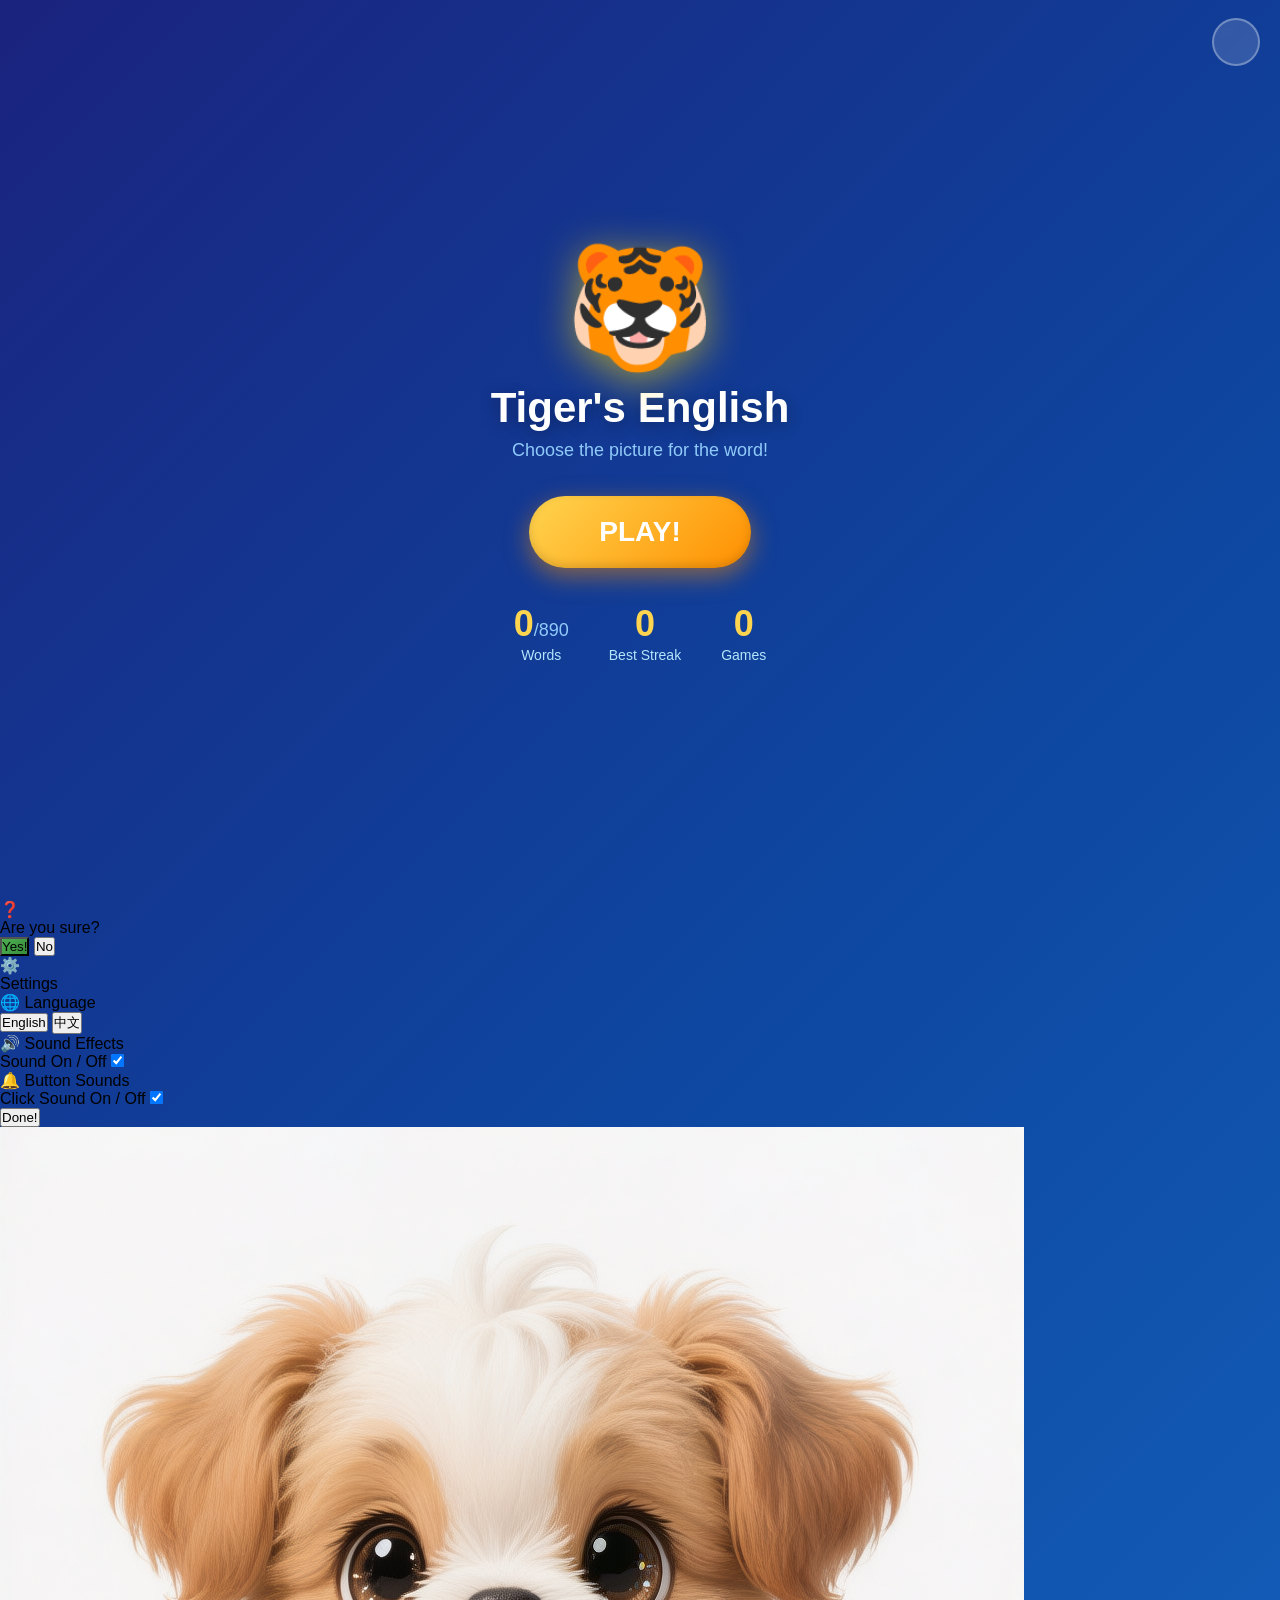
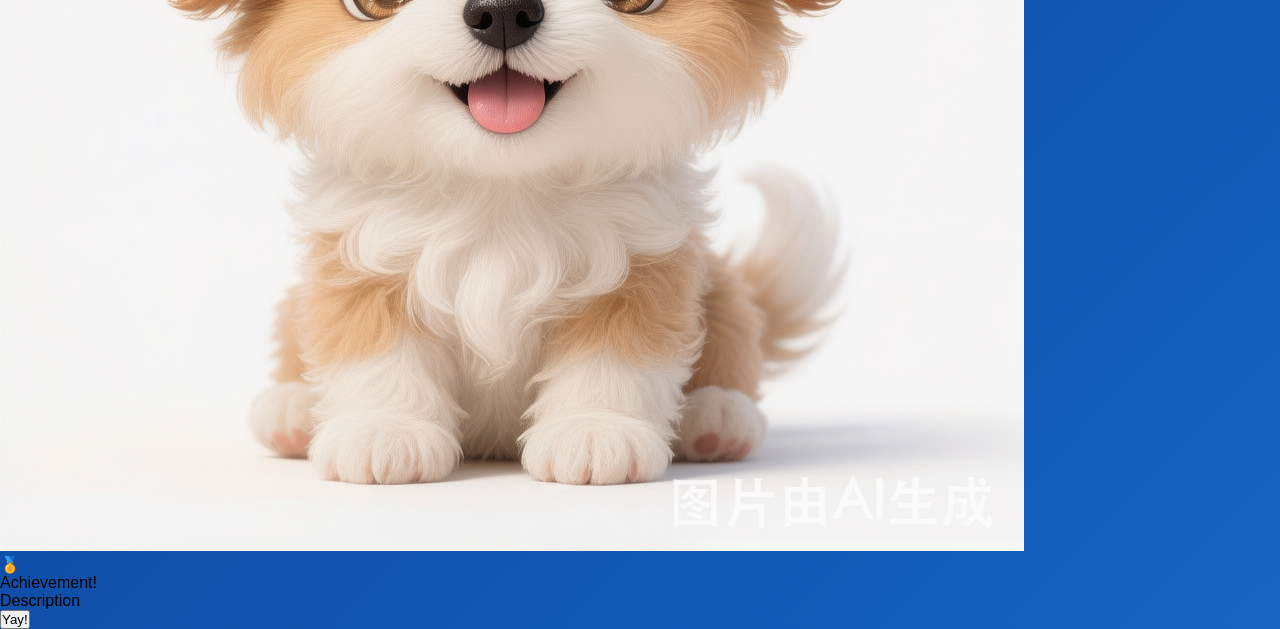
<file: index.html>
﻿<!DOCTYPE html>
<html lang="zh-CN">
<head>
<meta charset="UTF-8">
<meta name="viewport" content="width=device-width, initial-scale=1.0, user-scalable=no">
<title>Tiger's English Adventure</title>
<style>
*{margin:0;padding:0;box-sizing:border-box}
body{
  font-family:'Comic Sans MS','Arial Rounded MT Bold',sans-serif;
  background:linear-gradient(135deg,#1a237e,#0d47a1,#1565c0);
  min-height:100vh;overflow:hidden;
  user-select:none;-webkit-user-select:none;
  touch-action:manipulation;
}

/* ===== 首页 ===== */
#home-screen,#cat-select-screen{
  display:flex;flex-direction:column;align-items:center;justify-content:center;
  height:100vh;text-align:center;position:relative;z-index:10;
}
#cat-select-screen{display:none;z-index:20;background:linear-gradient(135deg,#1a237e,#0d47a1,#1565c0);}
.tiger-logo{font-size:120px;margin-bottom:5px;animation:bounce 2s ease infinite;filter:drop-shadow(0 8px 20px rgba(255,215,0,.6));}
@keyframes bounce{0%,100%{transform:translateY(0)}50%{transform:translateY(-15px)}}
.home-title{font-size:42px;color:#fff;font-weight:bold;text-shadow:0 4px 15px rgba(0,0,0,.3);margin-bottom:8px;}
.home-subtitle{font-size:18px;color:#90caf9;margin-bottom:35px;}
.btn-play{
  padding:20px 70px;font-size:28px;color:#fff;
  background:linear-gradient(135deg,#ffd54f,#ff8f00);
  border:none;border-radius:50px;cursor:pointer;font-weight:bold;
  box-shadow:0 8px 25px rgba(255,143,0,.5),inset 0 -3px 10px rgba(0,0,0,.15);
  transition:transform .2s,box-shadow .2s;
}
.btn-play:hover,.btn-play:active{transform:scale(1.08);box-shadow:0 12px 30px rgba(255,143,0,.65);}
.btn-back{
  padding:14px 35px;font-size:18px;color:#fff;
  background:linear-gradient(135deg,#42a5f5,#1976d2);
  border:none;border-radius:50px;cursor:pointer;font-weight:bold;
  margin-top:15px;transition:.2s;
}
.btn-back:hover{transform:scale(1.05)}
.home-stats{display:flex;gap:40px;margin-top:35px;color:#fff;}
.stat-item{text-align:center}
.stat-num{font-size:36px;font-weight:bold;color:#ffd54f}
.stat-total{font-size:18px;color:#90caf9;font-weight:normal}
.stat-label{font-size:14px;color:#b3e5fc;margin-top:2px}

/* 设置按钮 */
.btn-settings{
  position:absolute;top:18px;right:20px;z-index:100;
  width:48px;height:48px;border-radius:50%;
  background:rgba(255,255,255,.15);border:2px solid rgba(255,255,255,.3);
  color:#fff;font-size:24px;cursor:pointer;display:flex;align-items:center;justify-content:center;
  transition:all .2s;backdrop-filter:blur(4px);
}
.btn-settings:hover{background:rgba(255,255,255,.28);transform:scale(1.1);border-color:#ffd54f;}

/* 分类选择页 */
.cat-page-title{font-size:32px;color:#fff;font-weight:bold;text-shadow:0 4px 12px rgba(0,0,0,.3);margin-bottom:8px;}
.cat-page-subtitle{font-size:17px;color:#90caf9;margin-bottom:25px;}
.cat-page-grid{display:grid;grid-template-columns:repeat(4,1fr);gap:12px;max-width:700px;width:92vw;padding:0 20px;}
.cat-page-btn{
  padding:16px 10px;border:3px solid rgba(255,255,255,.3);border-radius:18px;
  background:rgba(255,255,255,.1);color:#fff;cursor:pointer;font-size:16px;
  font-weight:bold;transition:all .25s;text-align:center;backdrop-filter:blur(5px);
}
.cat-page-btn:hover{background:rgba(255,255,255,.25);border-color:#ffd54f;transform:scale(1.05);box-shadow:0 6px 20px rgba(255,213,79,.3);}
.cat-page-btn .cp-icon{font-size:32px;display:block;margin-bottom:6px;}
.cat-page-btn .cp-name{}
.cat-page-btn .cp-mastered{position:absolute;top:-6px;right:-4px;font-size:22px;z-index:5;animation:starPulse 1.5s ease-in-out infinite;}
@keyframes starPulse{0%,100%{transform:scale(1)}50%{transform:scale(1.25);filter:brightness(1.3) drop-shadow(0 0 8px gold);}}
.cat-page-btn-all{grid-column:span 4;background:linear-gradient(135deg,#ffd54f,#ff8f00);border-color:transparent;color:#1a237e;font-size:20px;padding:20px;}

/* ===== 游戏界面 ===== */
#game-screen,#result-screen{display:none;height:100vh;position:relative;}
.top-bar{
  display:flex;justify-content:space-between;align-items:center;
  padding:10px 18px;background:rgba(0,0,0,.25);color:#fff;
}
.btn-exit-game{
  padding:6px 18px;font-size:15px;font-weight:bold;color:#fff;
  background:linear-gradient(135deg,#ef5350,#c62828);border:none;border-radius:20px;
  cursor:pointer;transition:.2s;box-shadow:0 3px 12px rgba(239,83,80,.4);
}
.btn-exit-game:hover{transform:scale(1.08)}
.score-box{display:flex;align-items:center;gap:8px;font-size:22px;font-weight:bold;}
.streak-bar{
  background:rgba(255,255,255,.15);border-radius:20px;height:24px;width:120px;
  overflow:hidden;border:2px solid rgba(255,255,255,.2);
}
.streak-fill{
  height:100%;background:linear-gradient(90deg,#ffab00,#ff6d00);
  border-radius:16px;transition:width .4s ease;width:0%;
  display:flex;align-items:center;justify-content:center;font-size:12px;font-weight:bold;
  color:#fff;text-shadow:0 1px 2px rgba(0,0,0,.3);
}
.category-tag{
  background:#e91e63;color:#fff;padding:5px 14px;border-radius:20px;font-size:13px;font-weight:bold;
}
.progress-dots{display:flex;gap:6px;}
.dot{width:10px;height:10px;border-radius:50%;background:rgba(255,255,255,.3)}
.dot.active{background:#4caf50}.dot.done{background:#ffd54f}.dot.wrong{background:#f44336}

.word-area{text-align:center;padding:30px 20px 15px;}
.the-word{
  font-size:54px;font-weight:bold;color:#fff;
  text-shadow:0 4px 20px rgba(0,0,0,.3),0 0 40px rgba(33,150,243,.3);
  letter-spacing:3px;display:inline-block;
}
.word-hint{font-size:17px;color:#b3e5fc;margin-top:8px;min-height:24px;}
.speaker-btn{
  font-size:34px;background:none;border:none;cursor:pointer;
  margin-left:12px;vertical-align:middle;animation:pulse 2s infinite;
  filter:drop-shadow(0 2px 6px rgba(0,0,0,.3));
}
@keyframes pulse{0%,100%{transform:scale(1)}50%{transform:scale(1.15)}}

.pics-area{
  flex:1;display:flex;flex-wrap:wrap;justify-content:center;
  align-items:center;gap:18px;padding:15px 25px 30px;
  position:relative;z-index:10; /* 确保选项卡片在团团之上 */
}
.pic-card{
  width:calc(50% - 20px);max-width:220px;aspect-ratio:1;
  background:linear-gradient(145deg,rgba(255,255,255,.95),rgba(240,248,255,.95));
  border-radius:26px;display:flex;flex-direction:column;
  align-items:center;justify-content:center;
  cursor:pointer;transition:all .2s ease;
  border:4px solid transparent;position:relative;
  box-shadow:0 8px 25px rgba(0,0,0,.15),inset 0 2px 10px rgba(255,255,255,.7);
}
.pic-card:hover{transform:translateY(-5px) scale(1.03);border-color:#64b5f6;box-shadow:0 15px 35px rgba(100,181,246,.35)}
.pic-card:active{transform:scale(.96)}
.pic-card.correct{animation:correctPop .5s ease;border-color:#4caf50 !important;box-shadow:0 8px 30px rgba(76,175,80,.4)}
.pic-card.wrong{animation:wrongShake .45s ease;border-color:#f44336 !important;box-shadow:0 8px 25px rgba(244,67,54,.35)}
/* 真实图片样式 */
.pic-emoji{font-size:72px;line-height:1.2;transition:transform .3s}
.pic-card:hover .pic-emoji{transform:scale(1.12) rotate(-3deg)}
.real-pic{
  width:85%;height:85%;object-fit:cover;border-radius:16px;
  transition:transform .3s;
}
.pic-card:hover .real-pic{transform:scale(1.08) rotate(-2deg)}

@keyframes correctPop{0%{transform:scale(1)}40%{transform:scale(1.15)}70%{transform:scale(.95)}100%{transform:scale(1)}}
@keyframes wrongShake{0%,100%{transform:translateX(0)}20%{transform:translateX(-12px)}40%{transform:translateX(12px)}60%{transform:translateX(-8px)}80%{transform:translateX(8px)}

.feedback-overlay{
  position:absolute;top:0;left:0;right:0;bottom:0;
  border-radius:22px;display:flex;flex-direction:column;
  align-items:center;justify-content:center;z-index:5;
  pointer-events:none;opacity:0;transition:opacity .3s;
}
.feedback-overlay.show{opacity:1}
.fb-emoji{font-size:60px;margin-bottom:5px}
.fb-text{font-size:20px;font-weight:bold;padding:6px 18px;border-radius:20px}
.fb-correct .fb-text{color:#2e7d32;background:#c8e6c9}
.fb-wrong .fb-text{color:#c62828;background:#ffcdd2}

/* 结果页 */
.result-container{
  height:100%;display:flex;flex-direction:column;align-items:center;
  justify-content:center;text-align:center;color:#fff;padding:20px;
}
.result-trophy{font-size:100px;filter:drop-shadow(0 10px 30px rgba(255,215,0,.6));}
.result-title{font-size:42px;font-weight:bold;margin:15px 0 5px;text-shadow:0 4px 15px rgba(0,0,0,.3)}
.result-subtitle{font-size:20px;color:#90CAF9;margin-bottom:25px;}
.result-grid{display:grid;grid-template-columns:repeat(2,1fr);gap:15px;max-width:360px;width:100%;margin-bottom:30px;}
.res-card{background:rgba(255,255,255,.12);border-radius:18px;padding:18px 12px;backdrop-filter:blur(10px);border:1px solid rgba(255,255,255,.15)}
.res-num{font-size:38px;font-weight:bold;color:#FFD54F}
.res-label{font-size:13px;color:#B3E5FC;margin-top:2px}
.rank-badge{font-size:60px;margin-bottom:10px;filter:drop-shadow(0 8px 20px rgba(255,215,0,.5));}
.rank-name{font-size:28px;font-weight:bold;color:#FFD54F;margin-bottom:25px}
.btn-row{display:flex;gap:15px;flex-wrap:wrap;justify-content:center;}
.btn-res{padding:16px 38px;font-size:20px;border:none;border-radius:50px;cursor:pointer;font-weight:bold;color:#fff;transition:.2s;}
.btn-res-primary{background:linear-gradient(135deg,#ffd54f,#ff8f00);box-shadow:0 6px 20px rgba(255,143,0,.4);}
.btn-res-primary:hover{transform:scale(1.05)}
.btn-res-secondary{background:linear-gradient(135deg,#42a5f5,#1976d2);box-shadow:0 6px 20px rgba(33,150,243,.4);}
.btn-res-secondary:hover{transform:scale(1.05)}
.btn-res-danger{background:linear-gradient(135deg,#ef5350,#c62828);box-shadow:0 6px 20px rgba(239,83,80,.4);}
.btn-res-danger:hover{transform:scale(1.05)}

/* 错题列表 */
.wrong-answers-section{width:100%;max-width:500px;margin-bottom:20px;}
.wrong-answers-title{font-size:18px;color:#ffcdd2;font-weight:bold;margin-bottom:10px;text-align:center;}
.wrong-answers-list{display:flex;flex-wrap:wrap;gap:8px;justify-content:center;max-height:150px;overflow-y:auto;padding:8px;background:rgba(0,0,0,.15);border-radius:16px;}
.wrong-item{
  display:flex;align-items:center;gap:5px;
  background:rgba(244,67,54,.2);border:2px solid rgba(244,67,54,.4);
  border-radius:12px;padding:6px 12px;color:#fff;font-size:14px;font-weight:bold;
}
.wrong-item .wi-emoji{font-size:22px;}
.wrong-item .wi-word{color:#ffcdd2;}

/* 确认弹窗 */
.confirm-overlay{
  position:fixed;top:0;left:0;right:0;bottom:0;
  background:rgba(0,0,0,.55);z-index:350;display:none;justify-content:center;align-items:center;
}
.confirm-overlay.show{display:flex}
.confirm-dialog{
  background:#fff;border-radius:24px;padding:30px 35px;max-width:360px;width:90%;
  text-align:center;box-shadow:0 20px 60px rgba(0,0,0,.4);
  transform:scale(.8);opacity:0;transition:all .25s ease;
}
.confirm-overlay.show .confirm-dialog{transform:scale(1);opacity:1}
.confirm-icon{font-size:50px;margin-bottom:10px;}
.confirm-title{font-size:22px;font-weight:bold;color:#333;margin-bottom:8px;}
.confirm-msg{font-size:15px;color:#666;margin-bottom:22px;line-height:1.5}
.confirm-btns{display:flex;gap:12px;justify-content:center;}
.btn-confirm-yes{
  padding:12px 30px;font-size:17px;font-weight:bold;color:#fff;
  border:none;border-radius:25px;cursor:pointer;transition:.2s;
}
.btn-confirm-no{
  padding:12px 30px;font-size:17px;font-weight:bold;color:#fff;
  border:none;border-radius:25px;cursor:pointer;transition:.2s;
  background:#9e9e9e;
}
.btn-confirm-no:hover{background:#757575}

/* ===== 设置弹窗 ===== */
.settings-overlay{
  position:fixed;top:0;left:0;right:0;bottom:0;
  background:rgba(0,0,0,.55);z-index:400;display:none;justify-content:center;align-items:center;
}
.settings-overlay.show{display:flex}
.settings-dialog{
  background:linear-gradient(145deg,#e3f2fd,#bbdefb);border-radius:28px;padding:35px 30px;max-width:420px;width:92%;
  text-align:center;box-shadow:0 25px 70px rgba(0,0,0,.45);
  transform:scale(.85);opacity:0;transition:all .3s cubic-bezier(.175,.885,.885,.32,1.275);
}
.settings-overlay.show .settings-dialog{transform:scale(1);opacity:1}
.settings-icon-big{font-size:55px;margin-bottom:8px;}
.settings-title{font-size:26px;font-weight:bold;color:#1a237e;margin-bottom:25px;}

.set-section{text-align:left;margin-bottom:22px;}
.set-label{font-size:17px;font-weight:bold;color:#1565c0;margin-bottom:10px;display:flex;align-items:center;gap:8px;}
.set-options{display:flex;gap:10px;flex-wrap:wrap;}
.set-option-btn{
  padding:10px 22px;font-size:16px;font-weight:bold;border:3px solid #90caf9;
  border-radius:16px;cursor:pointer;transition:all .2s;
  background:#fff;color:#1a237e;
}
.set-option-btn.active{
  background:linear-gradient(135deg,#1a237e,#1565c0);color:#fff;
  border-color:#1a237e;box-shadow:0 4px 15px rgba(26,35,126,.4);
}
.set-option-btn:hover:not(.active){border-color:#42a5f5;background:#e3f2fd;}

.set-toggle-row{
  display:flex;justify-content:space-between;align-items:center;
  background:#fff;border-radius:16px;padding:12px 18px;margin-top:8px;
  border:2px solid #bbdefb;
}
.set-toggle-text{font-size:16px;font-weight:bold;color:#1a237e;}
.toggle-switch{
  position:relative;width:56px;height:30px;cursor:pointer;
}
.toggle-switch input{display:none}
.toggle-slider{
  position:absolute;top:0;left:0;right:0;bottom:0;background:#bdbdbd;
  border-radius:30px;transition:.3s;
}
.toggle-slider::before{
  content:'';position:absolute;width:24px;height:24px;left:3px;bottom:3px;
  background:#fff;border-radius:50%;transition:.3s;box-shadow:0 2px 5px rgba(0,0,0,.2);
}
.toggle-switch input:checked + .toggle-slider{background:#4caf50}
.toggle-switch input:checked + .toggle-slider::before{transform:translateX(26px)}

.set-close-btn{
  margin-top:20px;padding:12px 40px;font-size:17px;font-weight:bold;
  color:#fff;border:none;border-radius:25px;cursor:pointer;
  background:linear-gradient(135deg,#1a237e,#1565c0);
  box-shadow:0 6px 20px rgba(26,35,126,.35);transition:.2s;
}
.set-close-btn:hover{transform:scale(1.05)}

/* 团团 */
.tuantuan{
  position:fixed;bottom:10px;right:20px;
  width:125px;height:135px;border-radius:50%;
  overflow:hidden;z-index:200;cursor:grab;
  transition:transform .3s ease, bottom .4s cubic-bezier(.175,.885,.32,1.275);
  pointer-events:auto;border:none;
  filter:drop-shadow(0 4px 12px rgba(0,0,0,.35));
  user-select:none;-webkit-user-select:none;
  background:linear-gradient(135deg,#1a237e,#0d47a1,#1565c0);
}
.tuantuan img{
  width:100%;height:100%;object-fit:contain;display:block;
}
.tuantuan:hover{bottom:8px;transform:scale(1.1) rotate(-5deg);}
@keyframes tuantuanBounce{0%,100%{transform:translateY(0)}50%{transform:translateY(-8px) rotate(3deg)}}
.tuantuan-msg{
  position:fixed;
  color:#333;padding:14px 20px;border-radius:20px;
  font-size:16px;font-weight:bold;max-width:260px;
  box-shadow:0 6px 25px rgba(0,0,0,.2);
  z-index:199;opacity:0;transform:translateY(15px);transition:all .3s;
  border:3px solid #ffb74d;
  background:rgba(255,255,255,.97);
  pointer-events:none;
}
.tuantuan-msg.show{opacity:1;transform:translateY(0)}
.tuantuan-msg .msg-avatar{
  position:absolute;left:-38px;top:50%;transform:translateY(-50%);
  width:32px;height:32px;border-radius:50%;
  overflow:hidden;background:linear-gradient(135deg,#1a237e,#0d47a1,#1565c0);
  border:2px solid #ffb74d;
}

/* 成就 */
.achievement-popup{
  position:fixed;top:50%;left:50%;transform:translate(-50%,-50%) scale(0);
  background:linear-gradient(135deg,#fff9c4,#ffe082);border:4px solid #ffa000;
  border-radius:28px;padding:30px 40px;text-align:center;z-index:300;
  box-shadow:0 20px 60px rgba(0,0,0,.35);
  transition:transform .4s cubic-bezier(.175,.885,.885,.32,1.275);
  max-width:85%;width:380px;
}
.achievement-popup.show{transform:translate(-50%,-50%) scale(1)}
.ach-star{font-size:55px;animation:spin 2s linear infinite}
@keyframes spin{to{transform:rotate(360deg)}}
.ach-title{font-size:24px;font-weight:bold;color:#e65100;margin:10px 0 5px}
.ach-desc{font-size:15px;color:#bf360c;margin-bottom:18px}
.btn-close-ach{padding:10px 35px;font-size:17px;background:linear-gradient(135deg,#ff8f00,#f57c00);color:#fff;border:none;border-radius:25px;cursor:pointer;font-weight:bold;}
.ach-overlay{position:fixed;top:0;left:0;right:0;bottom:0;background:rgba(0,0,0,.45);z-index:299;display:none;}
.ach-overlay.show{display:block}

.star-particle{position:fixed;font-size:28px;z-index:250;pointer-events:none;animation:fall 2.5s ease-out forwards;}
@keyframes fall{0%{opacity:1;transform:translateY(0) rotate(0) scale(1)}100%{opacity:0;transform:translateY(-120px) rotate(360deg) scale(.3)}}

/* ===== 移动端适配增强 ===== */
@media(max-width:600px){
  .pic-card{width:calc(50% - 12px) !important;max-width:180px !important;border-radius:20px !important;border:3px solid transparent !important;}
  .pic-emoji{font-size:52px !important}
  .real-pic{width:80% !important;height:80% !important;border-radius:12px !important;}
  .the-word{font-size:38px !important;letter-spacing:1px !important;}
  .word-area{padding:18px 10px 10px !important;}
  .pics-area{gap:10px !important;padding:10px 12px 20px !important;align-content:start;}
  .top-bar{padding:8px 10px !important;flex-wrap:wrap;gap:4px;}
  .score-box{font-size:18px !important;}
  .streak-bar{width:90px !important;height:20px !important;}
  .category-tag{font-size:11px !important;padding:4px 10px !important;}
  .speaker-btn{font-size:28px !important;margin-left:6px !important;}
  .btn-exit-game{padding:5px 14px !important;font-size:13px !important;}
  .tuantuan{width:80px !important;height:88px !important;bottom:5px !important;right:8px !important;z-index:150 !important;}
  .cat-page-grid{grid-template-columns:repeat(3,1fr) !important;gap:8px !important;}
  .cat-page-btn{padding:12px 6px !important;font-size:14px !important;}
  .cat-page-btn .cp-icon{font-size:26px !important;}
  .cat-page-btn-all{grid-column:span 3 !important;font-size:17px !important;padding:16px !important;}
  .home-title{font-size:32px !important;}
  .home-subtitle{font-size:15px !important;margin-bottom:25px !important;}
  .btn-play{padding:16px 50px !important;font-size:24px !important;}
  .home-stats{gap:22px !important;margin-top:25px !important;}
  .stat-num{font-size:28px !important;}
  .stat-label{font-size:12px !important;}
  .tiger-logo{font-size:85px !important;}
  .result-title{font-size:32px !important;}
  .result-trophy{font-size:70px !important;}
  .res-card{padding:14px 8px !important;}
  .res-num{font-size:30px !important;}
  .wrong-item{padding:4px 9px !important;font-size:12px !important;}
  /* 确保选项卡片可点击 */
  .pic-card{pointer-events:auto !important;-webkit-tap-highlight-color:rgba(255,213,79,.3);touch-action:manipulation !important;}
}
@media(max-height:720px){
  .the-word{font-size:44px}.pic-emoji{font-size:58px}.pics-area{gap:12px;padding:10px 20px 20px}.pic-card{border-radius:20px}.word-area{padding:20px 15px 12px}
  .cat-page-grid{grid-template-columns:repeat(3,1fr)}.cat-page-btn-all{grid-column:span 3;}
}
@media(max-height:600px){.the-word{font-size:36px}.pic-emoji{font-size:48px}.tiger-logo{font-size:80px}.cat-page-grid{grid-template-columns:repeat(3,1fr)}.cat-page-btn-all{grid-column:span 3}}
</style>
</head>
<body>

<!-- ========== 首页 ========== -->
<div id="home-screen" style="display:flex">
<button class="btn-settings" onclick="openSettings()" data-i18n="">⚙️</button>
<div class="tiger-logo">🐯</div>
<h1 class="home-title" data-i18n="home_title">Tiger's English</h1>
<p class="home-subtitle" data-i18n="home_subtitle">Choose the picture for the word!</p>
<button class="btn-play" onclick="playClickSound();showCatSelect()" data-i18n="play_btn">PLAY!</button>
<div class="home-stats">
  <div class="stat-item"><div class="stat-num" id="words-learned">0<span class="stat-total">/0</span></div><div class="stat-label" data-i18n="stat_words_learned">Words</div></div>
  <div class="stat-item"><div class="stat-num" id="best-streak">0</div><div class="stat-label" data-i18n="stat_streak">Best Streak</div></div>
  <div class="stat-item"><div class="stat-num" id="games-played">0</div><div class="stat-label" data-i18n="stat_games">Games</div></div>
</div>
</div>

<!-- ========== 分类选择页 ========== -->
<div id="cat-select-screen">
<h1 class="cat-page-title" data-i18n="cat_title">Choose a Category!</h1>
<p class="cat-page-subtitle" data-i18n="cat_subtitle">Pick one and start playing!</p>
<div class="cat-page-grid" id="cat-page-grid"></div>
<button class="btn-back" onclick="playClickSound();goHomeFromCat()" data-i18n="back_btn">Back</button>
</div>

<!-- ========== 游戏界面 ========== -->
<div id="game-screen">
<div class="top-bar">
  <button class="btn-exit-game" onclick="playClickSound();exitToHome()" data-i18n="exit_btn">Exit</button>
  <div class="score-box">⭐ &nbsp;<span id="score">0</span></div>
  <div class="streak-bar"><div class="streak-fill" id="streak-fill"></div></div>
  <span class="category-tag" id="category-tag"></span>
  <div class="progress-dots" id="progress-dots"></div>
</div>
<div class="word-area">
  <span class="the-word" id="the-word">loading...</span>
  <button class="speaker-btn" onclick="speakWord()">🔊</button>
  <div class="word-hint" id="word-hint"></div>
</div>
<div class="pics-area" id="pics-area"></div>
</div>

<!-- ========== 结果页 ========== -->
<div id="result-screen">
<div class="result-container" style="max-height:100vh;overflow-y:auto;">
  <div class="rank-badge" id="rank-badge">🥇</div>
  <div class="rank-name" id="rank-name" data-i18n="rank_super_star">Super Star!</div>
  <div class="result-trophy">🏆</div>
  <h2 class="result-title" data-i18n="result_great_job">Great Job, Tiger!</h2>
  <p class="result-subtitle" id="result-msg">You are amazing!</p>

  <!-- 统计数据 -->
  <div class="result-grid">
    <div class="res-card"><div class="res-num" id="res-correct">0</div><div class="res-label" data-i18n="res_correct">Correct</div></div>
    <div class="res-card"><div class="res-num" id="res-wrong">0</div><div class="res-label" data-i18n="res_wrong">Wrong</div></div>
    <div class="res-card"><div class="res-num" id="res-streak">0</div><div class="res-label" data-i18n="res_best_streak">Best Streak</div></div>
    <div class="res-card"><div class="res-num" id="res-stars">0</div><div class="res-label" data-i18n="res_stars_earned">Stars Earned</div></div>
  </div>

  <!-- 错题列表 -->
  <div class="wrong-answers-section" id="wrong-answers-section" style="display:none">
    <div class="wrong-answers-title" data-i18n="wrong_title">Words to Practice:</div>
    <div class="wrong-answers-list" id="wrong-answers-list"></div>
  </div>

  <!-- 三个操作按钮 -->
  <div class="btn-row">
    <button class="btn-res btn-res-danger" onclick="playClickSound();confirmRestart()" data-i18n="restart_btn">Restart</button>
    <button class="btn-res btn-res-primary" onclick="playClickSound();nextGame()" data-i18n="next_game_btn">Next Game</button>
    <button class="btn-res btn-res-secondary" onclick="playClickSound();confirmGoHome()" data-i18n="home_btn">Home</button>
  </div>
</div>
</div>

<!-- 确认弹窗 -->
<div class="confirm-overlay" id="confirm-overlay">
<div class="confirm-dialog">
  <div class="confirm-icon" id="confirm-icon">❓</div>
  <div class="confirm-title" id="confirm-title">Are you sure?</div>
  <div class="confirm-msg" id="confirm-msg"></div>
  <div class="confirm-btns">
    <button class="btn-confirm-yes" id="btn-confirm-yes" style="background:linear-gradient(135deg,#4caf50,#388e3c)" onclick="playClickSound();confirmAction()">Yes!</button>
    <button class="btn-confirm-no" onclick="playClickSound();closeConfirm()">No</button>
  </div>
</div>
</div>

<!-- 设置弹窗 -->
<div class="settings-overlay" id="settings-overlay">
<div class="settings-dialog">
  <div class="settings-icon-big">⚙️</div>
  <div class="settings-title" data-i18n="settings_title">Settings</div>

  <!-- 语言选择 -->
  <div class="set-section">
    <div class="set-label">🌐 <span data-i18n="set_language_label">Language</span></div>
    <div class="set-options">
      <button class="set-option-btn" id="lang-en" onclick="playClickSound();setLanguage('en')">English</button>
      <button class="set-option-btn" id="lang-zh" onclick="playClickSound();setLanguage('zh')">中文</button>
    </div>
  </div>

  <!-- 音效开关 -->
  <div class="set-section">
    <div class="set-label">🔊 <span data-i18n="set_sound_label">Sound Effects</span></div>
    <div class="set-toggle-row">
      <span class="set-toggle-text" data-i18n="set_sound_onoff">Sound On / Off</span>
      <label class="toggle-switch">
        <input type="checkbox" id="toggle-sound" checked onchange="playClickSound();toggleSound()">
        <span class="toggle-slider"></span>
      </label>
    </div>
  </div>

  <!-- 按键音开关 -->
  <div class="set-section">
    <div class="set-label">🔔 <span data-i18n="set_clicksound_label">Button Sounds</span></div>
    <div class="set-toggle-row">
      <span class="set-toggle-text" data-i18n="set_clicksound_onoff">Click Sound On / Off</span>
      <label class="toggle-switch">
        <input type="checkbox" id="toggle-clicksound" checked onchange="toggleClickSound()">
        <span class="toggle-slider"></span>
      </label>
    </div>
  </div>

  <button class="set-close-btn" onclick="playClickSound();closeSettings()" data-i18n="settings_close">Done!</button>
</div>
</div>

<!-- 团团 -->
<div class="tuantuan" id="tuantuan" onclick="tuantuanTalk()"><img src="A_cute_kawaii_cartoon_puppy_ch_2026-05-16T16-13-01.png" alt="Tuantuan"></div>
<div class="tuantuan-msg" id="tuantuan-msg"></div>
<!-- 成就 -->
<div class="ach-overlay" id="ach-overlay"></div>
<div class="achievement-popup" id="achievement-popup">
  <div class="ach-star">🏅</div>
  <div class="ach-title" id="ach-title">Achievement!</div>
  <div class="ach-desc" id="ach-desc">Description</div>
  <button class="btn-close-ach" onclick="playClickSound();closeAchievement()" data-i18n="ach_close">Yay!</button>
</div>

<script>
// ===== 音效系统 =====
var soundEnabled = true;
var clickSoundEnabled = true;

function loadSoundSettings() {
  try {
    soundEnabled = localStorage.getItem('tiger_sound') !== 'false';
    clickSoundEnabled = localStorage.getItem('tiger_clicksound') !== 'false';
  } catch(e) {}
}

function saveSoundSettings() {
  try {
    localStorage.setItem('tiger_sound', String(soundEnabled));
    localStorage.setItem('tiger_clicksound', String(clickSoundEnabled));
  } catch(e) {}
}

function playClickSound() {
  if (!clickSoundEnabled || !soundEnabled) return;
  try {
    var ctx = new (window.AudioContext || window.webkitAudioContext)();
    var osc = ctx.createOscillator();
    var gain = ctx.createGain();
    osc.connect(gain).connect(ctx.destination);
    osc.type = 'sine';
    osc.frequency.setValueAtTime(800, ctx.currentTime);
    gain.gain.setValueAtTime(0.08, ctx.currentTime);
    gain.gain.exponentialRampToValueAtTime(0.001, ctx.currentTime + 0.08);
    osc.start(ctx.currentTime);
    osc.stop(ctx.currentTime + 0.08);
  } catch(e) {}
}

function playCorrectSound() {
  if (!soundEnabled) return;
  try {
    var ctx = new (window.AudioContext || window.webkitAudioContext)();
    [523,659,784].forEach(function(freq, i){
      var osc = ctx.createOscillator();
      var gain = ctx.createGain();
      osc.connect(gain).connect(ctx.destination);
      osc.type = 'sine';
      osc.frequency.setValueAtTime(freq, ctx.currentTime + i * 0.08);
      gain.gain.setValueAtTime(0.1, ctx.currentTime + i * 0.08);
      gain.gain.exponentialRampToValueAtTime(0.001, ctx.currentTime + i * 0.08 + 0.2);
      osc.start(ctx.currentTime + i * 0.08);
      osc.stop(ctx.currentTime + i * 0.08 + 0.2);
    });
  } catch(e) {}
}

function playWrongSound() {
  if (!soundEnabled) return;
  try {
    var ctx = new (window.AudioContext || window.webkitAudioContext)();
    var osc = ctx.createOscillator();
    var gain = ctx.createGain();
    osc.connect(gain).connect(ctx.destination);
    osc.type = 'sawtooth';
    osc.frequency.setValueAtTime(200, ctx.currentTime);
    osc.frequency.linearRampToValueAtTime(150, ctx.currentTime + 0.2);
    gain.gain.setValueAtTime(0.08, ctx.currentTime);
    gain.gain.exponentialRampToValueAtTime(0.001, ctx.currentTime + 0.25);
    osc.start(ctx.currentTime);
    osc.stop(ctx.currentTime + 0.25);
  } catch(e) {}
}

function playWinFanfare() {
  if (!soundEnabled) return;
  try {
    var ctx = new (window.AudioContext || window.webkitAudioContext)();
    [523,659,784,1047,784,1047].forEach(function(freq,i){
      var osc = ctx.createOscillator();
      var gain = ctx.createGain();
      osc.connect(gain).connect(ctx.destination);
      osc.type = 'sine';
      osc.frequency.setValueAtTime(freq, ctx.currentTime + i*0.12);
      gain.gain.setValueAtTime(0.09, ctx.currentTime + i*0.12);
      gain.gain.exponentialRampToValueAtTime(0.001, ctx.currentTime + i*0.12 + 0.25);
      osc.start(ctx.currentTime+i*0.12);
      osc.stop(ctx.currentTime+i*0.12+0.25);
    });
  } catch(e) {}
}

function toggleSound() {
  soundEnabled = document.getElementById('toggle-sound').checked;
  saveSoundSettings();
}

function toggleClickSound() {
  clickSoundEnabled = document.getElementById('toggle-clicksound').checked;
  saveSoundSettings();
  // 点击时播放一次声音（如果开启）
  if (clickSoundEnabled && soundEnabled) { /* already played via inline */ }
}


// ===== 多语言系统 =====
var currentLang = 'en';

var I18N = {
  en: {
    home_title:"Tiger's English",
    home_subtitle:"Choose the picture for the word!",
    play_btn:"PLAY!",
    stat_stars:"Total Stars",
    stat_words_learned:"Words",
    stat_streak:"Best Streak",
    stat_games:"Games",
    cat_title:"Choose a Category!",
    cat_subtitle:"Pick one and start playing!",
    back_btn:"Back",
    exit_btn:"Exit",
    rank_super_star:"Super Star!",
    result_great_job:"Great Job, Tiger!",
    res_correct:"Correct",
    res_wrong:"Wrong",
    res_best_streak:"Best Streak",
    res_stars_earned:"Stars Earned",
    wrong_title:"Words to Practice:",
    restart_btn:"Restart",
    next_game_btn:"Next Game",
    home_btn:"Home",
    settings_title:"Settings",
    set_language_label:"Language",
    set_sound_label:"Sound Effects",
    set_sound_onoff:"Sound On / Off",
    set_clicksound_label:"Button Sounds",
    set_clicksound_onoff:"Click Sound On / Off",
    settings_close:"Done!",
    ach_close:"Yay!",
    fb_correct:"Great!",
    fb_wrong:"Oops!",
    fb_correct_answer:"This one!",
    confirm_restart_title:"Restart Game?",
    confirm_restart_msg:"Do you want to play this round again with the same category? Your progress will be reset!",
    confirm_restart_btn:"Restart!",
    confirm_home_title:"Go Home?",
    confirm_home_msg:"Are you sure you want to go back to the home page?",
    confirm_home_btn:"Go Home",
    confirm_yes:"Yes!",
    confirm_no:"No",
    cat_all:"All Categories",
    cat_words:"words",
    mastered_popup_title:" Mastered!",
    mastered_popup_desc:"You got every word right in ",
    mastered_popup_desc2:"! Amazing, Tiger!"
  },
  zh: {
    home_title:"Tiger的英语乐园",
    home_subtitle:"看单词选图片！",
    play_btn:"开始游戏！",
    stat_stars:"总星星数",
    stat_words_learned:"单词量",
    stat_streak:"最高连击",
    stat_games:"游戏次数",
    cat_title:"选择一个分类！",
    cat_subtitle:"选一个就开始玩吧！",
    back_btn:"返回",
    exit_btn:"退出",
    rank_super_star:"超级明星！",
    result_great_job:"太棒了，Tiger！",
    res_correct:"答对",
    res_wrong:"答错",
    res_best_streak:"最高连击",
    res_stars_earned:"获得星星",
    wrong_title:"需要复习的单词：",
    restart_btn:"重新开始",
    next_game_btn:"下一局",
    home_btn:"主页",
    settings_title:"设置",
    set_language_label:"语言",
    set_sound_label:"音效",
    set_sound_onoff:"音效 开/关",
    set_clicksound_label:"按键音",
    set_clicksound_onoff:"按键音 开/关",
    settings_close:"完成！",
    ach_close:"太棒了！",
    fb_correct:"答对了！",
    fb_wrong:"哎呀！",
    fb_correct_answer:"是这个！",
    confirm_restart_title:"重新开始？",
    confirm_restart_msg:"确定要重新玩当前分类吗？进度会重置哦！",
    confirm_restart_btn:"重新开始！",
    confirm_home_title:"返回主页？",
    confirm_home_msg:"确定要返回主页吗？",
    confirm_home_btn:"返回主页",
    confirm_yes:"是的！",
    confirm_no:"取消",
    cat_all:"全部分类",
    cat_words:"个单词",
    mastered_popup_title:" 已通关！",
    mastered_popup_desc:"你全部答对了「",
    mastered_popup_desc2:"」里的所有单词！太厉害了，Tiger！"
  }
};

function t(key) {
  return (I18N[currentLang] && I18N[currentLang][key]) || (I18N['en'][key]) || key;
}

function setLanguage(lang) {
  currentLang = lang;
  try { localStorage.setItem('tiger_lang', lang); } catch(e) {}
  
  // 更新UI
  document.querySelectorAll('[data-i18n]').forEach(function(el) {
    var key = el.getAttribute('data-i18n');
    el.textContent = t(key);
  });
  
  // 更新语言按钮状态
  document.getElementById('lang-en').classList.toggle('active', lang === 'en');
  document.getElementById('lang-zh').classList.toggle('active', lang === 'zh');
}

function applyLanguage() {
  setLanguage(currentLang);
}

function loadLanguage() {
  try { 
    var saved = localStorage.getItem('tiger_lang'); 
    if (saved === 'zh' || saved === 'en') currentLang = saved;
  } catch(e) {}
}


// ===== 团团可拖拽功能（移动端优化版） =====
(function(){
  var tt=null, dx=0, dy=0, dragging=false, moved=false;

  window.addEventListener('load',function(){
    tt = document.getElementById('tuantuan');
    if (!tt) return;

    // 鼠标拖拽 - 只在mousedown时添加事件监听，确保不干扰点击
    tt.addEventListener('mousedown', function(e) {
      if (e.button !== 0) return; // 只响应左键
      moved = false;
      dragging = false;
      dx = e.clientX - tt.offsetLeft;
      dy = e.clientY - tt.offsetTop;
      tt.style.transition = 'none';

      function onMove(ev) {
        var newX = ev.clientX - dx;
        var newY = ev.clientY - dy;
        // 移动超过10px才算拖拽（区分点击和拖拽）
        if (!dragging && (Math.abs(newX - tt.offsetLeft) > 10 || Math.abs(newY - tt.offsetTop) > 10)) {
          dragging = true;
          moved = true;
        }
        if (!dragging) return;

        // 边界约束
        newX = Math.max(0, Math.min(newX, window.innerWidth - tt.offsetWidth));
        newY = Math.max(0, Math.min(newY, window.innerHeight - tt.offsetHeight));

        tt.style.right = 'auto';
        tt.style.bottom = 'auto';
        tt.style.left = newX + 'px';
        tt.style.top = newY + 'px';
        updateMsgPosition();
      }

      function onUp() {
        document.removeEventListener('mousemove', onMove);
        document.removeEventListener('mouseup', onUp);
        tt.style.transition = '';
        if (moved) {
          try { localStorage.setItem('tuantuan_pos', JSON.stringify({left: tt.offsetLeft, top: tt.offsetTop})); } catch(ex) {}
        }
        dragging = false;
        moved = false;
      }

      document.addEventListener('mousemove', onMove);
      document.addEventListener('mouseup', onUp);
    });

    // 触摸拖拽 【优化：只在确认拖拽后才preventDefault，不干扰正常点击】
    tt.addEventListener('touchstart', function(e) {
      if (e.touches.length !== 1) return;
      // 【关键修改】不再在 touchstart 就 preventDefault
      // 这样如果用户只是点击团团说话，不会影响页面其他行为
      moved = false;
      dragging = false;
      var t = e.touches[0];
      dx = t.clientX - tt.offsetLeft;
      dy = t.clientY - tt.offsetTop;
      tt.style.transition = 'none';

      function onTMove(ev) {
        if (!ev.touches.length) return;
        var touch = ev.touches[0];
        var newX = touch.clientX - dx;
        var newY = touch.clientY - dy;
        if (!dragging && (Math.abs(newX - tt.offsetLeft) > 12 || Math.abs(newY - tt.offsetTop) > 12)) {
          dragging = true;
          moved = true;
        }
        // 【关键】只有真正开始拖拽了才阻止默认滚动
        if (dragging) { e.preventDefault(); ev.preventDefault(); }
        if (!dragging) return;

        newX = Math.max(0, Math.min(newX, window.innerWidth - tt.offsetWidth));
        newY = Math.max(0, Math.min(newY, window.innerHeight - tt.offsetHeight));

        tt.style.right = 'auto';
        tt.style.bottom = 'auto';
        tt.style.left = newX + 'px';
        tt.style.top = newY + 'px';
        updateMsgPosition();
      }

      function onTEnd() {
        document.removeEventListener('touchmove', onTMove);
        document.removeEventListener('touchend', onTEnd);
        tt.style.transition = '';
        if (moved) {
          try { localStorage.setItem('tuantuan_pos', JSON.stringify({left: tt.offsetLeft, top: tt.offsetTop})); } catch(ex) {}
        }
        dragging = false;
        moved = false;
      }

      document.addEventListener('touchmove', onTMove, {passive: false});
      document.addEventListener('touchend', onTEnd);
    }, {passive: false});
  });
})();

// ===== 团团气泡跟随 =====
function updateMsgPosition() {
  var el = document.getElementById('tuantuan-msg');
  if (!el.classList.contains('show')) return;
  var tt = document.getElementById('tuantuan');
  var rect = tt.getBoundingClientRect();
  
  if (rect.left >= 290) {
    el.style.left = (rect.left - 280) + 'px';
    el.style.top = (rect.top - 10) + 'px';
  } else {
    el.style.left = (rect.right + 15) + 'px';
    el.style.top = (rect.top - 20) + 'px';
  }
}

// ===== 单词数据库 + 图标映射 =====
var CAT_ICONS = {
  'Animals':'🦁','Vehicles':'🚗','Furniture':'🛋️','Food':'🍎',
  'Colors':'🎨','Shapes':'⭐','Clothes':'👕','Home':'🏠',
  'Nature':'🌳','Body':'💪','Numbers':'🔢','Time':'🕐',
  'Family':'👨‍👩‍👧‍👦','School':'🏫','Toys':'🧸','Feelings':'😊',
  'Weather':'☀️','Places':'📍','Actions':'🏃',
  'Adjectives':'✨','Jobs':'👷','Prepositions':'🧭','Questions':'❓'
};

// ===== AI图片URL生成函数 =====
function aiImg(word) {
  return 'https://image.pollinations.ai/prompt/' + encodeURIComponent('cute ' + word) + '?width=400&height=400&nologo=true&seed=tiger' + word.length;
}
// ===== 词库数据（实物类有AI图片，抽象类保持emoji）=====
var WORDS_DB = {
  "Animals": [
    {w:"cat",e:"🐱",i:aiImg("cat")},{w:"dog",e:"🐶",i:aiImg("dog")},{w:"tiger",e:"🐯",i:aiImg("tiger")},{w:"lion",e:"🦁",i:aiImg("lion")},
    {w:"elephant",e:"🐘",i:aiImg("elephant")},{w:"giraffe",e:"🦒",i:aiImg("giraffe")},{w:"zebra",e:"🦓",i:aiImg("zebra")},
    {w:"monkey",e:"🐵",i:aiImg("monkey")},{w:"panda",e:"🐼",i:aiImg("panda")},{w:"koala",e:"🐨",i:aiImg("koala")},
    {w:"kangaroo",e:"🦘",i:aiImg("kangaroo")},{w:"rabbit",e:"🐰",i:aiImg("rabbit")},{w:"hamster",e:"🐹",i:aiImg("hamster")},
    {w:"mouse",e:"🐭",i:aiImg("mouse")},{w:"bear",e:"🐻",i:aiImg("bear")},{w:"fox",e:"🦊",i:aiImg("fox")},
    {w:"wolf",e:"🐺",i:aiImg("wolf")},{w:"pig",e:"🐷",i:aiImg("pig")},{w:"cow",e:"🐮",i:aiImg("cow")},
    {w:"horse",e:"🐴",i:aiImg("horse")},{w:"sheep",e:"🐑",i:aiImg("sheep")},{w:"goat",e:"🐐",i:aiImg("goat")},
    {w:"deer",e:"🦌",i:aiImg("deer")},{w:"chicken",e:"🐔",i:aiImg("chicken")},{w:"duck",e:"🦆",i:aiImg("duck")},
    {w:"bird",e:"🐦",i:aiImg("bird")},{w:"owl",e:"🦉",i:aiImg("owl")},{w:"penguin",e:"🐧",i:aiImg("penguin")},
    {w:"parrot",e:"🦜",i:aiImg("parrot")},{w:"peacock",e:"🦚",i:aiImg("peacock")},{w:"flamingo",e:"🦩",i:aiImg("flamingo")},
    {w:"swan",e:"🦢",i:aiImg("swan")},{w:"fish",e:"🐟",i:aiImg("fish")},{w:"dolphin",e:"🐬",i:aiImg("dolphin")},
    {w:"whale",e:"🐋",i:aiImg("whale")},{w:"shark",e:"🦈",i:aiImg("shark")},{w:"octopus",e:"🐙",i:aiImg("octopus")},
    {w:"crab",e:"🦀",i:aiImg("crab")},{w:"lobster",e:"🦞",i:aiImg("lobster")},{w:"shrimp",e:"🦐",i:aiImg("shrimp")},
    {w:"turtle",e:"🐢",i:aiImg("turtle")},{w:"snake",e:"🐍",i:aiImg("snake")},{w:"lizard",e:"🦎",i:aiImg("lizard")},
    {w:"frog",e:"🐸",i:aiImg("frog")},{w:"crocodile",e:"🐊",i:aiImg("crocodile")},{w:"hippo",e:"🦛",i:aiImg("hippopotamus")},
    {w:"rhino",e:"🦏",i:aiImg("rhinoceros")},{w:"camel",e:"🐫",i:aiImg("camel")},{w:"llama",e:"🦙",i:aiImg("llama")},
    {w:"bat",e:"🦇",i:aiImg("bat")},{w:"bee",e:"🐝",i:aiImg("bee")},{w:"butterfly",e:"🦋",i:aiImg("butterfly")},
    {w:"ladybug",e:"🐞",i:aiImg("ladybug")},{w:"snail",e:"🐌",i:aiImg("snail")},{w:"worm",e:"🪱",i:aiImg("worm")},
    {w:"ant",e:"🐜",i:aiImg("ant")},{w:"spider",e:"🕷️",i:aiImg("spider")},{w:"eagle",e:"🦅",i:aiImg("eagle")},
    {w:"seal",e:"🦭",i:aiImg("seal")},{w:"walrus",e:"🦪",i:aiImg("walrus")},{w:"mosquito",e:"🦟",i:aiImg("mosquito")},
    {w:"dragonfly",e:"🪰",i:aiImg("dragonfly")},{w:"grasshopper",e:"🦗",i:aiImg("grasshopper")},{w:"squirrel",e:"🐿️",i:aiImg("squirrel")},
    {w:"hedgehog",e:"🦔",i:aiImg("hedgehog")},{w:"otter",e:"🦦",i:aiImg("otter")},{w:"buffalo",e:"🐃",i:aiImg("buffalo")},
    {w:"donkey",e:"🫏",i:aiImg("donkey")},{w:"gorilla",e:"🦍",i:aiImg("gorilla")}
  ],
  "Vehicles": [
    {w:"car",e:"🚗",i:aiImg("car")},{w:"bus",e:"🚌",i:aiImg("bus")},{w:"truck",e:"🚚",i:aiImg("truck")},
    {w:"taxi",e:"🚕",i:aiImg("taxi")},{w:"ambulance",e:"🚑",i:aiImg("ambulance")},{w:"fire truck",e:"🚒",i:aiImg("fire truck")},
    {w:"police car",e:"🚓",i:aiImg("police car")},{w:"motorcycle",e:"🏍️",i:aiImg("motorcycle")},{w:"bicycle",e:"🚲",i:aiImg("bicycle")},
    {w:"scooter",e:"🛵",i:aiImg("scooter")},{w:"skateboard",e:"🛹",i:aiImg("skateboard")},{w:"train",e:"🚂",i:aiImg("train")},
    {w:"subway",e:"🚇",i:aiImg("subway train")},{w:"airplane",e:"✈️",i:aiImg("airplane")},{w:"helicopter",e:"🚁",i:aiImg("helicopter")},
    {w:"rocket",e:"🚀",i:aiImg("rocket")},{w:"boat",e:"🚤",i:aiImg("boat")},{w:"ship",e:"🚢",i:aiImg("ship")},
    {w:"sailboat",e:"⛵",i:aiImg("sailboat")},{w:"tractor",e:"🚜",i:aiImg("tractor")},{w:"van",e:"🚐",i:aiImg("van")},
    {w:"jeep",e:"🚙",i:aiImg("jeep")},{w:"school bus",e:"🚎",i:aiImg("school bus")},{w:"tank",e:"🪖",i:aiImg("military tank")},
    {w:"hot air balloon",e:"🎈",i:aiImg("hot air balloon")},{w:"parachute",e:"🪂",i:aiImg("parachute")},
    {w:"ferry",e:"⛴️",i:aiImg("ferry boat")},{w:"lifeboat",e:"🚣",i:aiImg("lifeboat")},{w:"canoe",e:"🛶",i:aiImg("canoe")},
    {w:"yacht",e:"🛥️",i:aiImg("yacht")},{w:"cart",e:"🛒",i:aiImg("shopping cart")},{w:"wheelchair",e:"♿",i:aiImg("wheelchair")},
    {w:"roller skates",e:"⛸️",i:aiImg("roller skates")},{w:"spaceship",e:"🛸",i:aiImg("spaceship")}
  ],
  "Furniture": [
    {w:"table",e:"🪑",i:aiImg("table")},{w:"chair",e:"🪑",i:aiImg("chair")},{w:"sofa",e:"🛋️",i:aiImg("sofa")},
    {w:"bed",e:"🛏️",i:aiImg("bed")},{w:"desk",e:"🪑",i:aiImg("desk")},{w:"bookshelf",e:"📚",i:aiImg("bookshelf")},
    {w:"closet",e:"🚪",i:aiImg("closet")},{w:"drawer",e:"🗄️",i:aiImg("drawer")},{w:"wardrobe",e:"🚪",i:aiImg("wardrobe")},
    {w:"shelf",e:"📚",i:aiImg("shelf")},{w:"lamp",e:"💡",i:aiImg("lamp")},{w:"carpet",e:"🟫",i:aiImg("carpet")},
    {w:"curtain",e:"🪟",i:aiImg("curtain")},{w:"mirror",e:"🪞",i:aiImg("mirror")},{w:"clock",e:"🕐",i:aiImg("wall clock")},
    {w:"pillow",e:"🛋️",i:aiImg("pillow")},{w:"blanket",e:"🛏️",i:aiImg("blanket")},{w:"rug",e:"🟫",i:aiImg("rug")},
    {w:"cushion",e:"🛋️",i:aiImg("cushion")},{w:"stool",e:"🪑",i:aiImg("stool")},{w:"bench",e:"🪑",i:aiImg("bench")},
    {w:"crib",e:"🛏️",i:aiImg("baby crib")},{w:"nightstand",e:"🪑",i:aiImg("nightstand")},{w:"dresser",e:"🗄️",i:aiImg("dresser")},
    {w:"cabinet",e:"🗄️",i:aiImg("cabinet")},{w:"armchair",e:"🛋️",i:aiImg("armchair")},{w:"sofa bed",e:"🛋️",i:aiImg("sofa bed")},
    {w:"fan",e:"🌀",i:aiImg("electric fan")},{w:"heater",e:"🔥",i:aiImg("heater")},{w:"tv stand",e:"📺",i:aiImg("TV stand")},
    {w:"trash can",e:"🗑️",i:aiImg("trash can")},{w:"iron",e:"👔",i:aiImg("clothing iron")}
  ],
  "Food": [
    {w:"apple",e:"🍎",i:aiImg("apple")},{w:"banana",e:"🍌",i:aiImg("banana")},{w:"orange",e:"🍊",i:aiImg("orange fruit")},
    {w:"grape",e:"🍇",i:aiImg("grapes")},{w:"strawberry",e:"🍓",i:aiImg("strawberry")},{w:"watermelon",e:"🍉",i:aiImg("watermelon")},
    {w:"pineapple",e:"🍍",i:aiImg("pineapple")},{w:"mango",e:"🥭",i:aiImg("mango")},{w:"peach",e:"🍑",i:aiImg("peach")},
    {w:"cherry",e:"🍒",i:aiImg("cherry")},{w:"pear",e:"🍐",i:aiImg("pear")},{w:"lemon",e:"🍋",i:aiImg("lemon")},
    {w:"bread",e:"🍞",i:aiImg("bread")},{w:"cheese",e:"🧀",i:aiImg("cheese")},{w:"egg",e:"🥚",i:aiImg("egg")},
    {w:"milk",e:"🥛",i:aiImg("glass of milk")},{w:"juice",e:"🧃",i:aiImg("fruit juice")},{w:"water",e:"💧",i:aiImg("glass of water")},
    {w:"cake",e:"🎂",i:aiImg("birthday cake")},{w:"cookie",e:"🍪",i:aiImg("cookie")},{w:"ice cream",e:"🍨",i:aiImg("ice cream")},
    {w:"candy",e:"🍬",i:aiImg("candy")},{w:"chocolate",e:"🍫",i:aiImg("chocolate bar")},{w:"pizza",e:"🍕",i:aiImg("pizza")},
    {w:"hamburger",e:"🍔",i:aiImg("hamburger")},{w:"hot dog",e:"🌭",i:aiImg("hot dog")},{w:"sandwich",e:"🥪",i:aiImg("sandwich")},
    {w:"soup",e:"🍲",i:aiImg("soup")},{w:"salad",e:"🥗",i:aiImg("salad")},{w:"rice",e:"🍚",i:aiImg("bowl of rice")},
    {w:"noodle",e:"🍜",i:aiImg("noodles")},{w:"donut",e:"🍩",i:aiImg("donut")},{w:"pancake",e:"🥞",i:aiImg("pancake")},
    {w:"popcorn",e:"🍿",i:aiImg("popcorn")},{w:"french fries",e:"🍟",i:aiImg("french fries")},
    {w:"tomato",e:"🍅",i:aiImg("tomato")},{w:"potato",e:"🥔",i:aiImg("potato")},{w:"onion",e:"🧅",i:aiImg("onion")},
    {w:"carrot",e:"🥕",i:aiImg("carrot")},{w:"corn",e:"🌽",i:aiImg("corn on cob")},{w:"cabbage",e:"🥬",i:aiImg("cabbage")},
    {w:"broccoli",e:"🥦",i:aiImg("broccoli")},{w:"eggplant",e:"🍆",i:aiImg("eggplant")},{w:"pepper",e:"🌶️",i:aiImg("bell pepper")},
    {w:"coconut",e:"🥥",i:aiImg("coconut")},{w:"avocado",e:"🥑",i:aiImg("avocado")},{w:"blueberry",e:"🫐",i:aiImg("blueberries")},
    {w:"kiwi",e:"🥝",i:aiImg("kiwi fruit")},{w:"plum",e:"🍑",i:aiImg("plum")},{w:"apricot",e:"🍑",i:aiImg("apricot")},
    {w:"fig",e:"🫒",i:aiImg("fig fruit")},{w:"toast",e:"🍞",i:aiImg("toast bread")},{w:"jam",e:"🍯",i:aiImg("jam jar")},
    {w:"honey",e:"🍯",i:aiImg("honey jar")},{w:"butter",e:"🧈",i:aiImg("butter")},{w:"sugar",e:"🍬",i:aiImg("sugar cubes")},
    {w:"salt",e:"🧂",i:aiImg("salt shaker")},{w:"tea",e:"🍵",i:aiImg("cup of tea")},{w:"coffee",e:"☕",i:aiImg("cup of coffee")},
    {w:"yogurt",e:"🥛",i:aiImg("yogurt cup")},{w:"steak",e:"🥩",i:aiImg("steak")},{w:"chicken meat",e:"🍗",i:aiImg("fried chicken")},
    {w:"bacon",e:"🥓",i:aiImg("bacon")},{w:"sausage",e:"🌭",i:aiImg("sausage")}
  ],
  "Colors": [
    {w:"red",e:"🔴"},{w:"blue",e:"🔵"},{w:"yellow",e:"🟡"},
    {w:"green",e:"🟢"},{w:"orange",e:"🟠"},{w:"purple",e:"🟣"},
    {w:"pink",e:"🩷"},{w:"brown",e:"🟤"},{w:"black",e:"⚫"},
    {w:"white",e:"⚪"},{w:"gray",e:"⬜"},
    {w:"gold",e:"🏆"},{w:"silver",e:"🥈"},{w:"beige",e:"🟨"},
    {w:"cyan",e:"🔵"},{w:"magenta",e:"🟣"},{w:"lime",e:"🟢"}
  ],
  "Shapes": [
    {w:"circle",e:"⭕"},{w:"square",e:"⬜"},{w:"triangle",e:"🔺"},
    {w:"star",e:"⭐"},{w:"heart",e:"❤️"},{w:"diamond",e:"💎"},
    {w:"oval",e:"⭕"},{w:"rectangle",e:"▬"},
    {w:"cube",e:"🧊"},{w:"sphere",e:"⚽"},{w:"cone",e:"📐"},
    {w:"cylinder",e:"🥫"},{w:"pyramid",e:"🔺"},{w:"cross",e:"➕"},
    {w:"arrow",e:"➡️"},{w:"moon",e:"🌙"},{w:"wave",e:"🌊"}
  ],
  "Clothes": [
    {w:"shirt",e:"👕",i:aiImg("shirt")},{w:"t-shirt",e:"👕",i:aiImg("t-shirt")},{w:"pants",e:"👖",i:aiImg("pants")},
    {w:"shorts",e:"🩳",i:aiImg("shorts")},{w:"dress",e:"👗",i:aiImg("dress")},{w:"skirt",e:"👗",i:aiImg("skirt")},
    {w:"jacket",e:"🧥",i:aiImg("jacket")},{w:"coat",e:"🧥",i:aiImg("coat")},{w:"socks",e:"🧦",i:aiImg("socks")},
    {w:"shoes",e:"👟",i:aiImg("shoes")},{w:"boots",e:"👢",i:aiImg("boots")},{w:"hat",e:"🧢",i:aiImg("hat")},
    {w:"cap",e:"🧢",i:aiImg("baseball cap")},{w:"gloves",e:"🧤",i:aiImg("gloves")},{w:"scarf",e:"🧣",i:aiImg("scarf")},
    {w:"umbrella",e:"☂️",i:aiImg("umbrella")},{w:"swimsuit",e:"👙",i:aiImg("swimsuit")},{w:"pajamas",e:"🛌",i:aiImg("pajamas")},
    {w:"vest",e:"🦺",i:aiImg("vest")},{w:"belt",e:"🩲",i:aiImg("belt")},
    {w:"tie",e:"👔",i:aiImg("neck tie")},{w:"suit",e:"🤵",i:aiImg("suit")},{w:"uniform",e:"👔",i:aiImg("uniform")},
    {w:"sunglasses",e:"🕶️",i:aiImg("sunglasses")},{w:"watch",e:"⌚",i:aiImg("wristwatch")},{w:"ring",e:"💍",i:aiImg("ring")},
    {w:"necklace",e:"📿",i:aiImg("necklace")},{w:"earrings",e:"💎",i:aiImg("earrings")},{w:"bracelet",e:"⌚",i:aiImg("bracelet")},
    {w:"wallet",e:"👛",i:aiImg("wallet")},{w:"purse",e:"👜",i:aiImg("purse")},{w:"backpack",e:"🎒",i:aiImg("backpack")},
    {w:"handbag",e:"👜",i:aiImg("handbag")},{w:"sandals",e:"👡",i:aiImg("sandals")},{w:"slippers",e:"🩴",i:aiImg("slippers")},
    {w:"raincoat",e:"🧥",i:aiImg("raincoat")},{w:"mittens",e:"🧤",i:aiImg("mittens")},{w:"apron",e:"👗",i:aiImg("apron")}
  ],
  "Home": [
    {w:"house",e:"🏠",i:aiImg("house")},{w:"door",e:"🚪",i:aiImg("door")},{w:"window",e:"🪟",i:aiImg("window")},
    {w:"wall",e:"🧱",i:aiImg("brick wall")},{w:"floor",e:"🟫",i:aiImg("wooden floor")},{w:"ceiling",e:"🏠",i:aiImg("ceiling")},
    {w:"roof",e:"🏠",i:aiImg("roof")},{w:"garden",e:"🌻",i:aiImg("garden")},{w:"garage",e:"🅿️",i:aiImg("garage")},
    {w:"kitchen",e:"🍳",i:aiImg("kitchen")},{w:"bedroom",e:"🛏️",i:aiImg("bedroom")},{w:"bathroom",e:"🚿",i:aiImg("bathroom")},
    {w:"living room",e:"🛋️",i:aiImg("living room")},{w:"stairs",e:"🪜",i:aiImg("stairs")},{w:"balcony",e:"🌸",i:aiImg("balcony")},
    {w:"key",e:"🔑",i:aiImg("key")},{w:"lock",e:"🔒",i:aiImg("lock")},{w:"bell",e:"🔔",i:aiImg("door bell")},
    {w:"fence",e:"🚧",i:aiImg("fence")},{w:"gate",e:"🚪",i:aiImg("gate")},{w:"mailbox",e:"📮",i:aiImg("mailbox")},
    {w:"fridge",e:"🧊",i:aiImg("refrigerator")},{w:"microwave",e:"📻",i:aiImg("microwave oven")},{w:"oven",e:"🔥",i:aiImg("oven")},
    {w:"stove",e:"🔥",i:aiImg("kitchen stove")},{w:"sink",e:"🚰",i:aiImg("kitchen sink")},{w:"faucet",e:"🚰",i:aiImg("faucet")},
    {w:"dishwasher",e:"🍽️",i:aiImg("dishwasher")},{w:"washing machine",e:"🧺",i:aiImg("washing machine")},
    {w:"vacuum",e:"🧹",i:aiImg("vacuum cleaner")},{w:"broom",e:"🧹",i:aiImg("broom")},{w:"bucket",e:"🪣",i:aiImg("bucket")},
    {w:"rope",e:"🪢",i:aiImg("rope")},{w:"ladder",e:"🪜",i:aiImg("ladder")},{w:"hammer",e:"🔨",i:aiImg("hammer")},
    {w:"nail",e:"🔩",i:aiImg("nail")},{w:"screwdriver",e:"🪛",i:aiImg("screwdriver")},{w:"tape",e:"🎞️",i:aiImg("scotch tape")},
    {w:"glue",e:"🧴",i:aiImg("glue bottle")},{w:"soap",e:"🧼",i:aiImg("soap bar")},{w:"towel",e:"🧻",i:aiImg("towel")},
    {w:"tissue",e:"🧻",i:aiImg("tissue box")},{w:"toilet paper",e:"🧻",i:aiImg("toilet paper")},{w:"shampoo",e:"🧴",i:aiImg("shampoo bottle")}
  ],
  "Nature": [
    {w:"tree",e:"🌳",i:aiImg("tree")},{w:"flower",e:"🌸",i:aiImg("beautiful flower")},{w:"grass",e:"🌿",i:aiImg("green grass")},
    {w:"leaf",e:"🍃",i:aiImg("leaf")},{w:"sun",e:"☀️",i:aiImg("bright sun")},{w:"moon",e:"🌙",i:aiImg("full moon")},
    {w:"star",e:"⭐",i:aiImg("star in night sky")},{w:"cloud",e:"☁️",i:aiImg("clouds")},{w:"rain",e:"🌧️",i:aiImg("rain falling")},
    {w:"snow",e:"❄️",i:aiImg("snow falling")},{w:"wind",e:"💨",i:aiImg("wind blowing leaves")},{w:"rainbow",e:"🌈",i:aiImg("rainbow")},
    {w:"mountain",e:"⛰️",i:aiImg("mountain peak")},{w:"river",e:"🌊",i:aiImg("river")},{w:"ocean",e:"🌊",i:aiImg("ocean waves")},
    {w:"beach",e:"🏖️",i:aiImg("sandy beach")},{w:"island",e:"🏝️",i:aiImg("tropical island")},{w:"forest",e:"🌲",i:aiImg("forest trees")},
    {w:"desert",e:"🏜️",i:aiImg("desert sand dunes")},{w:"volcano",e:"🌋",i:aiImg("volcano erupting")},{w:"stone",e:"🪨",i:aiImg("stone rock")},
    {w:"mushroom",e:"🍄",i:aiImg("mushroom")},{w:"cactus",e:"🌵",i:aiImg("cactus plant")},
    {w:"lake",e:"🏞️",i:aiImg("lake")},{w:"waterfall",e:"💧",i:aiImg("waterfall")},{w:"valley",e:"🏞️",i:aiImg("green valley")},
    {w:"hill",e:"⛰️",i:aiImg("grassy hill")},{w:"cliff",e:"🪨",i:aiImg("rocky cliff")},{w:"cave",e:"🕳️",i:aiImg("cave entrance")},
    {w:"pond",e:"🌊",i:aiImg("pond with ducks")},{w:"spring",e:"💧",i:aiImg("natural spring water")},{w:"seed",e:"🌱",i:aiImg("seeds")},
    {w:"root",e:"🌳",i:aiImg("plant roots")},{w:"branch",e:"🌳",i:aiImg("tree branch")},{w:"trunk",e:"🪵",i:aiImg("tree trunk")},
    {w:"bark",e:"🪵",i:aiImg("tree bark")},{w:"petal",e:"🌸",i:aiImg("flower petal")},{w:"bud",e:"🌱",i:aiImg("flower bud")},
    {w:"dew",e:"💧",i:aiImg("dew drops on grass")},{w:"frost",e:"❄️",i:aiImg("frost on window")},{w:"mist",e:"🌫️",i:aiImg("morning mist")}
  ],
  "Body": [
    {w:"head",e:"🧠"},{w:"face",e:"😊"},{w:"eye",e:"👁️"},
    {w:"ear",e:"👂"},{w:"nose",e:"👃"},{w:"mouth",e:"👄"},
    {w:"tooth",e:"🦷"},{w:"tongue",e:"👅"},{w:"hair",e:"💇"},
    {w:"hand",e:"✋"},{w:"arm",e:"💪"},{w:"leg",e:"🦵"},
    {w:"foot",e:"🦶"},{w:"knee",e:"🦵"},{w:"elbow",e:"💪"},
    {w:"finger",e:"👆"},{w:"thumb",e:"👍"},{w:"belly",e:"🤰"},
    {w:"back",e:"🔙"},{w:"shoulder",e:"💪"},
    {w:"neck",e:"🧣"},{w:"cheek",e:"😊"},{w:"chin",e:"😊"},
    {w:"forehead",e:"🧠"},{w:"eyebrow",e:"👁️"},{w:"eyelash",e:"👁️"},
    {w:"gum",e:"🦷"},{w:"lip",e:"👄"},{w:"skin",e:"✋"},
    {w:"bone",e:"🦴"},{w:"muscle",e:"💪"},{w:"blood",e:"🩸"},
    {w:"heart organ",e:"❤️"},{w:"stomach",e:"🤰"},{w:"brain",e:"🧠"}
  ],
  "Numbers": [
    {w:"one",e:"1"},{w:"two",e:"2"},{w:"three",e:"3"},
    {w:"four",e:"4"},{w:"five",e:"5"},{w:"six",e:"6"},
    {w:"seven",e:"7"},{w:"eight",e:"8"},{w:"nine",e:"9"},
    {w:"ten",e:"10"},{w:"eleven",e:"11"},{w:"twelve",e:"12"},
    {w:"thirteen",e:"13"},{w:"fourteen",e:"14"},{w:"fifteen",e:"15"},
    {w:"sixteen",e:"16"},{w:"seventeen",e:"17"},{w:"eighteen",e:"18"},
    {w:"nineteen",e:"19"},{w:"twenty",e:"20"},
    {w:"thirty",e:"30"},{w:"forty",e:"40"},{w:"fifty",e:"50"},
    {w:"sixty",e:"60"},{w:"seventy",e:"70"},{w:"eighty",e:"80"},
    {w:"ninety",e:"90"},{w:"hundred",e:"💯"},
    {w:"first",e:"🥇"},{w:"second",e:"🥈"},{w:"third",e:"🥉"},
    {w:"half",e:"½"},{w:"quarter",e:"¼"}
  ],
  "Time": [
    {w:"morning",e:"🌅"},{w:"noon",e:"☀️"},{w:"afternoon",e:"🌤️"},
    {w:"evening",e:"🌆"},{w:"night",e:"🌙"},{w:"today",e:"📅"},
    {w:"tomorrow",e:"📆"},{w:"yesterday",e:"📅"},
    {w:"Monday",e:"📅"},{w:"Tuesday",e:"📅"},{w:"Wednesday",e:"📅"},
    {w:"Thursday",e:"📅"},{w:"Friday",e:"📅"},{w:"Saturday",e:"📅"},
    {w:"Sunday",e:"📅"},{w:"clock",e:"🕐"},{w:"hour",e:"🕐"},
    {w:"minute",e:"⏱️"},{w:"second",e:"⏱️"},{w:"week",e:"📅"},
    {w:"month",e:"📆"},{w:"year",e:"📅"},
    {w:"January",e:"📅"},{w:"February",e:"📅"},{w:"March",e:"🌸"},
    {w:"April",e:"🌷"},{w:"May",e:"🌻"},{w:"June",e:"☀️"},
    {w:"July",e:"🌻"},{w:"August",e:"🌻"},{w:"September",e:"🍂"},
    {w:"October",e:"🎃"},{w:"November",e:"🍂"},{w:"December",e:"❄️"},
    {w:"spring",e:"🌸"},{w:"summer",e:"☀️"},{w:"autumn",e:"🍂"},
    {w:"winter",e:"❄️"},{w:"season",e:"📅"},{w:"birthday",e:"🎂"},
    {w:"holiday",e:"🎉"},{w:"vacation",e:"✈️"},{w:"weekend",e:"📅"}
  ],
  "Family": [
    {w:"mom",e:"👩"},{w:"dad",e:"👨"},{w:"mother",e:"👩"},
    {w:"father",e:"👨"},{w:"sister",e:"👧"},{w:"brother",e:"👦"},
    {w:"grandma",e:"👵"},{w:"grandpa",e:"👴"},{w:"aunt",e:"👩"},
    {w:"uncle",e:"👨"},{w:"cousin",e:"👶"},{w:"baby",e:"👶"},
    {w:"family",e:"👨‍👩‍👧‍👦"},
    {w:"daughter",e:"👧"},{w:"son",e:"👦"},
    {w:"grandmother",e:"👵"},{w:"grandfather",e:"👴"},
    {w:"niece",e:"👧"},{w:"nephew",e:"👦"},
    {w:"twin",e:"👯"},{w:"friend",e:"🤝"},{w:"neighbor",e:"🏠"},
    {w:"classmate",e:"👨‍🎓"},{w:"partner",e:"🤝"}
  ],
  "School": [
    {w:"school",e:"🏫",i:aiImg("school building")},{w:"teacher",e:"👩‍🏫",i:aiImg("teacher")},{w:"student",e:"👨‍🎓",i:aiImg("student")},
    {w:"book",e:"📖",i:aiImg("open book")},{w:"pencil",e:"✏️",i:aiImg("pencil")},{w:"pen",e:"🖊️",i:aiImg("pen")},
    {w:"eraser",e:"🧽",i:aiImg("eraser")},{w:"ruler",e:"📏",i:aiImg("ruler")},{w:"scissors",e:"✂️",i:aiImg("scissors")},
    {w:"paper",e:"📄",i:aiImg("paper")},{w:"blackboard",e:"📝",i:aiImg("blackboard with writing")},{w:"crayon",e:"🖍️",i:aiImg("colorful crayons")},
    {w:"glue",e:"🧴",i:aiImg("glue stick")},{w:"paintbrush",e:"🖌️",i:aiImg("paintbrush")},
    {w:"desk",e:"🪑",i:aiImg("school desk")},{w:"classroom",e:"🏫",i:aiImg("classroom")},{w:"homework",e:"📝",i:aiImg("homework paper")},
    {w:"test",e:"📝",i:aiImg("test paper")},{w:"exam",e:"📝",i:aiImg("exam paper")},{w:"grade",e:"📊",i:aiImg("report card grade A")},
    {w:"library",e:"📚",i:aiImg("library books shelves")},{w:"dictionary",e:"📖",i:aiImg("thick dictionary")},{w:"notebook",e:"📓",i:aiImg("notebook")},
    {w:"folder",e:"📁",i:aiImg("folder")},{w:"calculator",e:"🧮",i:aiImg("calculator")},{w:"globe",e:"🌍",i:aiImg("world globe")},
    {w:"map",e:"🗺️",i:aiImg("world map on wall")},{w:"stapler",e:"📎",i:aiImg("stapler")},{w:"clip",e:"📎",i:aiImg("paper clip")},
    {w:"highlighter",e:"🖍️",i:aiImg("highlighter marker pen")},{w:"compass",e:"🧭",i:aiImg("drawing compass math tool")},{w:"protractor",e:"📐",i:aiImg("protractor")}
  ],
  "Toys": [
    {w:"ball",e:"⚽",i:aiImg("colorful ball")},{w:"doll",e:"🧸",i:aiImg("doll")},{w:"toy",e:"🧸",i:aiImg("children toys")},
    {w:"puzzle",e:"🧩",i:aiImg("jigsaw puzzle")},{w:"kite",e:"🪁",i:aiImg("kite flying in sky")},{w:"balloon",e:"🎈",i:aiImg("balloons")},
    {w:"drum",e:"🥁",i:aiImg("drum")},{w:"guitar",e:"🎸",i:aiImg("guitar")},{w:"piano",e:"🎹",i:aiImg("piano keyboard")},
    {w:"violin",e:"🎻",i:aiImg("violin")},{w:"trumpet",e:"🎺",i:aiImg("trumpet")},{w:"microphone",e:"🎤",i:aiImg("microphone")},
    {w:"camera",e:"📷",i:aiImg("camera")},{w:"telescope",e:"🔭",i:aiImg("telescope")},{w:"slide",e:"🛝",i:aiImg("playground slide")},
    {w:"swing",e:"🛝",i:aiImg("playground swing")},{w:"sandbox",e:"🏖️",i:aiImg("sandbox with sand")},
    {w:"teddy bear",e:"🧸",i:aiImg("teddy bear plush toy")},{w:"toy car",e:"🚗",i:aiImg("toy car for kids")},{w:"robot",e:"🤖",i:aiImg("cute robot toy")},
    {w:"blocks",e:"🧱",i:aiImg("building blocks toy")},{w:"lego",e:"🧱",i:aiImg("lego bricks colorful")},{w:"yo-yo",e:"🪀",i:aiImg("yoyo toy")},
    {w:"marbles",e:"⚪",i:aiImg("colorful glass marbles")},{w:"jump rope",e:"🪢",i:aiImg("jump rope")},{w:"hula hoop",e:"⭕",i:aiImg("hula hoop toy")},
    {w:"remote control",e:"📱",i:aiImg("TV remote control")},{w:"video game",e:"🎮",i:aiImg("video game controller")}
  ],
  "Feelings": [
    {w:"happy",e:"😊"},{w:"sad",e:"😢"},{w:"angry",e:"😠"},
    {w:"scared",e:"😨"},{w:"surprised",e:"😮"},{w:"tired",e:"😴"},
    {w:"hungry",e:"😋"},{w:"thirsty",e:"🤤"},{w:"sick",e:"🤒"},
    {w:"sleepy",e:"😴"},{w:"excited",e:"🤩"},{w:"brave",e:"💪"},
    {w:"proud",e:"😤"},{w:"shy",e:"😳"},{w:"worried",e:"😟"},
    {w:"lonely",e:"😢"},{w:"bored",e:"😐"},{w:"confused",e:"😕"},
    {w:"calm",e:"😌"},{w:"nervous",e:"😰"},{w:"relaxed",e:"😌"},
    {w:"love",e:"❤️"},{w:"hate",e:"😠"},{w:"hopeful",e:"🤞"}
  ],
  "Weather": [
    {w:"sunny",e:"☀️"},{w:"cloudy",e:"☁️"},{w:"rainy",e:"🌧️"},
    {w:"snowy",e:"❄️"},{w:"windy",e:"💨"},{w:"stormy",e:"⛈️"},
    {w:"foggy",e:"🌫️"},{w:"warm",e:"🌡️"},{w:"cool",e:"❄️"},
    {w:"cold",e:"🥶"},{w:"hot",e:"🥵"},{w:"humid",e:"💦"},
    {w:"dry",e:"🏜️"},{w:"wet",e:"💧"},{w:"freezing",e:"🧊"},
    {w:"boiling",e:"🔥"},{w:"temperature",e:"🌡️"}
  ],
  "Places": [
    {w:"park",e:"🌳",i:aiImg("beautiful park")},{w:"zoo",e:"🦁",i:aiImg("zoo with animals")},{w:"library",e:"📚",i:aiImg("public library building")},
    {w:"hospital",e:"🏥",i:aiImg("hospital building")},{w:"store",e:"🏪",i:aiImg("convenience store")},{w:"restaurant",e:"🍽️",i:aiImg("restaurant interior")},
    {w:"farm",e:"🌾",i:aiImg("farm with barn and animals")},{w:"airport",e:"✈️",i:aiImg("airport terminal")},{w:"station",e:"🚉",i:aiImg("train station")},
    {w:"bank",e:"🏦",i:aiImg("bank building")},{w:"post office",e:"📮",i:aiImg("post office building")},{w:"cinema",e:"🎬",i:aiImg("movie cinema theater")},
    {w:"museum",e:"🏛️",i:aiImg("museum building")},{w:"church",e:"⛪",i:aiImg("church building")},{w:"temple",e:"🛕",i:aiImg("temple building")},
    {w:"supermarket",e:"🛒",i:aiImg("supermarket aisle")},{w:"bakery",e:"🍞",i:aiImg("bakery shop with breads")},{w:"pharmacy",e:"💊",i:aiImg("pharmacy drug store")},
    {w:"hotel",e:"🏨",i:aiImg("hotel building")},{w:"pool",e:"🏊",i:aiImg("swimming pool")},{w:"gym",e:"🏋️",i:aiImg("gym fitness center")},
    {w:"playground",e:"🛝",i:aiImg("children playground")},{w:"beach",e:"🏖️",i:aiImg("beach with palm trees")},{w:"campsite",e:"🏕️",i:aiImg("camping tent in nature")},
    {w:"city",e:"🏙️",i:aiImg("modern city skyline")},{w:"village",e:"🏘️",i:aiImg("small village houses")},{w:"country",e:"🌍",i:aiImg("countryside green fields")},
    {w:"street",e:"🛣️",i:aiImg("city street")},{w:"bridge",e:"🌉",i:aiImg("bridge over water")},{w:"tower",e:"🏢",i:aiImg("tall tower skyscraper")},
    {w:"castle",e:"🏰",i:aiImg("medieval castle")},{w:"palace",e:"🏛️",i:aiImg("grand palace")},{w:"market",e:"🏪",i:aiImg("outdoor market with stalls")}
  ],
  "Actions": [
    {w:"hello",e:"👋"},{w:"goodbye",e:"👋"},{w:"please",e:"🙏"},
    {w:"thank you",e:"🙏"},{w:"sorry",e:"😔"},{w:"yes",e:"✅"},
    {w:"no",e:"❌"},{w:"help",e:"🆘"},{w:"stop",e:"🛑"},
    {w:"go",e:"🏃"},{w:"wait",e:"⏳"},{w:"look",e:"👀"},
    {w:"listen",e:"👂"},{w:"sit",e:"🪑"},{w:"stand",e:"🧍"},
    {w:"walk",e:"🚶"},{w:"run",e:"🏃"},{w:"jump",e:"🦘"},
    {w:"swim",e:"🏊"},{w:"dance",e:"💃"},{w:"sing",e:"🎤"},
    {w:"eat",e:"🍽️"},{w:"drink",e:"🥤"},{w:"play",e:"🎮"},
    {w:"read",e:"📖"},{w:"write",e:"✍️"},{w:"draw",e:"🎨"},
    {w:"sleep",e:"😴"},{w:"wake up",e:"☀️"},{w:"open",e:"🔓"},
    {w:"close",e:"🔒"},{w:"clean",e:"🧹"},{w:"wash",e:"🚿"},
    {w:"cook",e:"🍳"},{w:"smile",e:"😊"},{w:"laugh",e:"😂"},
    {w:"cry",e:"😢"},{w:"share",e:"🤝"},
    {w:"think",e:"🤔"},{w:"remember",e:"🧠"},{w:"forget",e:"🤔"},
    {w:"understand",e:"💡"},{w:"learn",e:"📖"},{w:"teach",e:"👩‍🏫"},
    {w:"study",e:"📚"},{w:"practice",e:"🏋️"},{w:"count",e:"🔢"},
    {w:"measure",e:"📏"},{w:"build",e:"🔨"},{w:"fix",e:"🔧"},
    {w:"break",e:"💔"},{w:"push",e:"👐"},{w:"pull",e:"🤏"},
    {w:"carry",e:"📦"},{w:"lift",e:"💪"},{w:"throw",e:"🤾"},
    {w:"catch",e:"🤲"},{w:"kick",e:"⚽"},{w:"hit",e:"👊"},
    {w:"clap",e:"👏"},{w:"point",e:"👆"},{w:"shake hands",e:"🤝"},
    {w:"wave",e:"👋"},{w:"nod",e:"🙆"},{w:"hug",e:"🤗"},
    {w:"kiss",e:"💋"},{w:"blink",e:"👁️"},{w:"breathe",e:"🌬️"},
    {w:"cough",e:"🤒"},{w:"sneeze",e:"🤧"},{w:"hiccup",e:"😅"},
    {w:"burp",e:"😅"},{w:"yawn",e:"😴"},{w:"stretch",e:"🤸"},
    {w:"climb",e:"🧗"},{w:"crawl",e:"🐛"},{w:"slide",e:"🛝"},
    {w:"fall",e:"🤕"},{w:"fly",e:"🕊️"},{w:"row",e:"🚣"},
    {w:"drive",e:"🚗"},{w:"ride",e:"🚲"},{w:"turn",e:"↩️"},
    {w:"pick up",e:"🤏"},{w:"put down",e:"📥"},{w:"hang",e:"🪝"},
    {w:"tie",e:"🎀"},{w:"cut",e:"✂️"},{w:"paste",e:"📋"},
    {w:"type",e:"⌨️"},{w:"click",e:"🖱️"},{w:"print",e:"🖨️"},
    {w:"copy",e:"📋"},{w:"search",e:"🔍"},{w:"find",e:"🔍"},
    {w:"lose",e:"😢"},{w:"win",e:"🏆"},{w:"tie game",e:"🤝"},
    {w:"arrive",e:"🏁"},{w:"leave",e:"🚪"},{w:"return",e:"🔙"},
    {w:"start",e:"▶️"},{w:"finish",e:"🏁"},{w:"continue",e:"▶️"}
  ],
  "Adjectives": [
    {w:"big",e:"📏"},{w:"small",e:"📏"},{w:"large",e:"📏"},
    {w:"little",e:"📏"},{w:"long",e:"📏"},{w:"short",e:"📏"},
    {w:"tall",e:"📏"},{w:"wide",e:"📏"},{w:"narrow",e:"📏"},
    {w:"thin",e:"📏"},{w:"thick",e:"📏"},{w:"fat",e:"📏"},
    {w:"heavy",e:"⚖️"},{w:"light",e:"⚖️"},{w:"fast",e:"⚡"},
    {w:"slow",e:"🐢"},{w:"hard",e:"🪨"},{w:"soft",e:"🧸"},
    {w:"hot",e:"🔥"},{w:"cold",e:"🧊"},{w:"warm",e:"🌡️"},
    {w:"cool",e:"❄️"},{w:"wet",e:"💧"},{w:"dry",e:"🏜️"},
    {w:"clean",e:"✨"},{w:"dirty",e:"🧹"},{w:"new",e:"🆕"},
    {w:"old",e:"👴"},{w:"young",e:"👶"},{w:"fresh",e:"🥬"},
    {w:"sweet",e:"🍬"},{w:"sour",e:"🍋"},{w:"salty",e:"🧂"},
    {w:"bitter",e:"☕"},{w:"spicy",e:"🌶️"},{w:"delicious",e:"😋"},
    {w:"beautiful",e:"🌺"},{w:"ugly",e:"👹"},{w:"cute",e:"🥰"},
    {w:"pretty",e:"🌸"},{w:"handsome",e:"🤵"},{w:"funny",e:"😂"},
    {w:"serious",e:"😐"},{w:"quiet",e:"🤫"},{w:"loud",e:"🔊"},
    {w:"strong",e:"💪"},{w:"weak",e:"🤕"},{w:"brave",e:"🦸"},
    {w:"kind",e:"💗"},{w:"mean",e:"😠"},{w:"nice",e:"🙂"},
    {w:"naughty",e:"😈"},{w:"polite",e:"🙇"},{w:"rude",e:"😤"},
    {w:"happy",e:"😊"},{w:"sad",e:"😢"},{w:"angry",e:"😠"},
    {w:"scared",e:"😨"},{w:"safe",e:"🛡️"},{w:"dangerous",e:"⚠️"},
    {w:"easy",e:"😄"},{w:"difficult",e:"🤯"},{w:"important",e:"⭐"},
    {w:"cheap",e:"💰"},{w:"expensive",e:"💎"},{w:"full",e:"🈵"},
    {w:"empty",e:"🈳"},{w:"busy",e:"🏃"},{w:"free",e:"🆓"},
    {w:"right",e:"✅"},{w:"wrong",e:"❌"},{w:"true",e:"✅"},
    {w:"false",e:"❌"},{w:"same",e:"🔄"},{w:"different",e:"🔄"}
  ],
  "Jobs": [
    {w:"doctor",e:"👨‍⚕️",i:aiImg("doctor in white coat")},{w:"nurse",e:"👩‍⚕️",i:aiImg("nurse uniform")},{w:"teacher",e:"👩‍🏫",i:aiImg("teacher at blackboard")},
    {w:"police officer",e:"👮",i:aiImg("police officer uniform")},{w:"firefighter",e:"👨‍🚒",i:aiImg("firefighter with helmet")},{w:"chef",e:"👨‍🍳",i:aiImg("chef cooking in kitchen")},
    {w:"farmer",e:"👨‍🌾",i:aiImg("farmer in field")},{w:"driver",e:"🚗",i:aiImg("bus driver")},{w:"pilot",e:"👨‍✈️",i:aiImg("airplane pilot in cockpit")},
    {w:"scientist",e:"👨‍🔬",i:aiImg("scientist in lab coat")},
    {w:"artist",e:"🎨",i:aiImg("artist painting on canvas")},{w:"musician",e:"🎵",i:aiImg("musician playing instrument")},{w:"dancer",e:"💃",i:aiImg("dancer performing ballet")},
    {w:"actor",e:"🎭",i:aiImg("actor on stage")},{w:"singer",e:"🎤",i:aiImg("singer performing on stage")},{w:"writer",e:"✍️",i:aiImg("writer typing on laptop")},
    {w:"engineer",e:"👷",i:aiImg("engineer with hard hat")},{w:"architect",e:"🏗️",i:aiImg("architect looking at blueprints")},{w:"lawyer",e:"⚖️",i:aiImg("lawyer in court")},
    {w:"judge",e:"⚖️",i:aiImg("judge with gavel")},{w:"soldier",e:"🪖",i:aiImg("soldier in military uniform")},{w:"vet",e:"🐾",i:aiImg("veterinarian with dog and cat")},
    {w:"dentist",e:"🦷",i:aiImg("dentist examining teeth")},{w:"baker",e:"🍞",i:aiImg("baker making bread")},{w:"barber",e:"💇",i:aiImg("barber cutting hair")},
    {w:"tailor",e:"🧵",i:aiImg("tailor sewing clothes")},{w:"photographer",e:"📷",i:aiImg("photographer with camera")},{w:"reporter",e:"📰",i:aiImg("news reporter journalist")},
    {w:"postman",e:"📮",i:aiImg("mail carrier postman delivering mail")},{w:"gardener",e:"🌻",i:aiImg("gardener planting flowers")},{w:"cleaner",e:"🧹",i:aiImg("janitor cleaning floor")},
    {w:"builder",e:"🔨",i:aiImg("construction worker builder")},{w:"plumber",e:"🔧",i:aiImg("plumber fixing pipes")},{w:"electrician",e:"💡",i:aiImg("electrician working on wires")},
    {w:"mechanic",e:"🔧",i:aiImg("car mechanic repairing engine")},{w:"fisherman",e:"🎣",i:aiImg("fisherman catching fish")},{w:"lifeguard",e:"🏊",i:aiImg("lifeguard at pool tower")}
  ],
  "Prepositions": [
    {w:"in",e:"📥"},{w:"on",e:"🔝"},{w:"at",e:"📍"},
    {w:"under",e:"⬇️"},{w:"over",e:"⬆️"},{w:"above",e:"⬆️"},
    {w:"below",e:"⬇️"},{w:"between",e:"↔️"},{w:"beside",e:"➡️"},
    {w:"next to",e:"➡️"},{w:"near",e:"📍"},{w:"far from",e:"📍"},
    {w:"behind",e:"🔙"},{w:"in front of",e:"🔜"},
    {w:"inside",e:"📥"},{w:"outside",e:"📤"},
    {w:"up",e:"⬆️"},{w:"down",e:"⬇️"},{w:"left",e:"⬅️"},
    {w:"right",e:"➡️"},{w:"across",e:"↔️"},{w:"through",e:"🔓"},
    {w:"around",e:"🔄"},{w:"into",e:"📥"},{w:"out of",e:"📤"},
    {w:"with",e:"🤝"},{w:"without",e:"🚫"},{w:"for",e:"🎁"},
    {w:"from",e:"🔙"},{w:"to",e:"🔜"},{w:"by",e:"🚌"}
  ],
  "Questions": [
    {w:"what",e:"❓"},{w:"who",e:"❓"},{w:"where",e:"📍"},
    {w:"when",e:"🕐"},{w:"why",e:"❓"},{w:"how",e:"❓"},
    {w:"which",e:"❓"},{w:"whose",e:"❓"},{w:"whom",e:"❓"},
    {w:"how many",e:"🔢"},{w:"how much",e:"💰"},{w:"how old",e:"🎂"},
    {w:"how long",e:"⏱️"},{w:"how often",e:"📅"},{w:"how far",e:"📍"},
    {w:"what time",e:"🕐"},{w:"what color",e:"🎨"},{w:"what kind",e:"❓"}
  ]
};

var CATEGORIES = Object.keys(WORDS_DB);

// ===== STATE =====
var score = 0, streak = 0, bestStreak = 0, round = 0;
var totalStars = 0, gamesPlayed = 0;
var currentQ = null, gameWords = [];
var selectedCat = '';
var correctCount = 0, wrongCount = 0;
var wrongAnswersList = [];
var ROUNDS_PER_GAME = 10;
var isAnswering = false; // 【关键】全局答题锁，防止移动端重复触发

// ===== 已掌握单词追踪 =====
var learnedWords = {};  // key: word, value: true

function loadLearnedWords() {
  try { learnedWords = JSON.parse(localStorage.getItem('tiger_learned') || '{}'); } catch(e) {}
}
loadLearnedWords();

function saveLearnedWords() {
  try { localStorage.setItem('tiger_learned', JSON.stringify(learnedWords)); } catch(e) {}
}

function getLearnedCount() { return Object.keys(learnedWords).length; }
function getTotalWordCount() { return countAllWords(); }
function markWordLearned(word) { if (word) { learnedWords[word] = true; saveLearnedWords(); } }

// ===== 分类通关系统 =====
var masteredCategories = {};
function loadMastered() {
  try { masteredCategories = JSON.parse(localStorage.getItem('tiger_mastered') || '{}'); } catch(e) {}
}
loadMastered();

function saveMastered() {
  try { localStorage.setItem('tiger_mastered', JSON.stringify(masteredCategories)); } catch(e) {}
}

function isCatMastered(catName) {
  return !!masteredCategories[catName];
}

// ===== INIT =====
function init() {
  try {
    loadStats();
    loadSoundSettings();
    loadLanguage();
    buildCatPageGrid();
    updateWordsLearnedDisplay();
    var bsEl = document.getElementById('best-streak');
    if (bsEl) bsEl.textContent = bestStreak;
    var gpEl = document.getElementById('games-played');
    if (gpEl) gpEl.textContent = gamesPlayed;
    applyLanguage();
    var tsEl = document.getElementById('toggle-sound');
    if (tsEl) tsEl.checked = soundEnabled;
    var csEl = document.getElementById('toggle-clicksound');
    if (csEl) csEl.checked = clickSoundEnabled;
  } catch(e) {
    console.error('init error:', e);
  }
}

function loadStats() {
  totalStars = parseInt(localStorage.getItem('tiger_totalstars') || '0', 10);
  bestStreak = parseInt(localStorage.getItem('tiger_beststreak') || '0', 10);
  gamesPlayed = parseInt(localStorage.getItem('tiger_gamesplayed') || '0', 10);
}

function saveStats() {
  localStorage.setItem('tiger_totalstars', String(totalStars));
  localStorage.setItem('tiger_beststreak', String(bestStreak));
  localStorage.setItem('tiger_gamesplayed', String(gamesPlayed));
}

// ===== 设置弹窗 =====
function openSettings() {
  try { playClickSound(); } catch(e) {}
  var so = document.getElementById('settings-overlay');
  if (!so) return;
  so.classList.add('show');
  var en = document.getElementById('lang-en');
  var zh = document.getElementById('lang-zh');
  if (en) en.classList.toggle('active', currentLang === 'en');
  if (zh) zh.classList.toggle('active', currentLang === 'zh');
}

function closeSettings() {
  try { playClickSound(); } catch(e) {}
  var so = document.getElementById('settings-overlay');
  if (so) so.classList.remove('show');
}

// ===== 分类选择页面 =====
function buildCatPageGrid() {
  var g = document.getElementById('cat-page-grid');
  var html = '';
  html += '<button class="cat-page-btn cat-page-btn-all" onclick="playClickSound();startGameWithCat(\'All\')">' + t('cat_all') + ' (' + countAllWords() + ' ' + t('cat_words') + ')</button>';
  var i;
  for (i = 0; i < CATEGORIES.length; i++) {
    var catName = CATEGORIES[i];
    var icon = CAT_ICONS[catName] || '📚';
    var cnt = WORDS_DB[catName].length;
    var starHtml = isCatMastered(catName) ? '<span class="cp-mastered">⭐</span>' : '';
    html += '<button class="cat-page-btn" style="position:relative" onclick="playClickSound();startGameWithCat(\'' + esc(catName) + '\')">';
    html += starHtml;
    html += '<span class="cp-icon">' + icon + '</span>';
    html += '<span class="cp-name">' + esc(catName) + '</span> <small>(' + cnt + ')</small>';
    html += '</button>';
  }
  g.innerHTML = html;
}

function countAllWords() {
  var total = 0, i;
  for (i = 0; i < CATEGORIES.length; i++) total += WORDS_DB[CATEGORIES[i]].length;
  return total;
}

function showCatSelect() {
  document.getElementById('home-screen').style.display = 'none';
  document.getElementById('result-screen').style.display = 'none';
  document.getElementById('game-screen').style.display = 'none';
  document.getElementById('cat-select-screen').style.display = 'flex';
  buildCatPageGrid();
}

function goHomeFromCat() {
  document.getElementById('cat-select-screen').style.display = 'none';
  document.getElementById('home-screen').style.display = 'flex';
}

// ===== GAME FLOW =====
function startGameWithCat(cat) {
  selectedCat = cat;

  score = 0; streak = 0; round = 0; correctCount = 0; wrongCount = 0; bestStreak = 0;
  wrongAnswersList = [];
  isAnswering = false; // 重置答题锁

  var pool = [];
  if (selectedCat === 'All') {
    var i;
    for (i = 0; i < CATEGORIES.length; i++) {
      pool = pool.concat(WORDS_DB[CATEGORIES[i]]);
    }
  } else {
    pool = (WORDS_DB[selectedCat] || []).slice();
  }

  if (pool.length > ROUNDS_PER_GAME) {
    pool = shuffle(pool);
    gameWords = pool.slice(0, ROUNDS_PER_GAME);
  } else {
    gameWords = shuffle(pool).slice();
  }

  document.getElementById('cat-select-screen').style.display = 'none';
  document.getElementById('home-screen').style.display = 'none';
  document.getElementById('result-screen').style.display = 'none';
  document.getElementById('game-screen').style.display = 'block';

  var label = selectedCat === 'All' ? 'All' : selectedCat;
  document.getElementById('category-tag').textContent = label;

  updateUI();
  nextQuestion();
}

function exitToHome() {
  document.getElementById('game-screen').style.display = 'none';
  document.getElementById('home-screen').style.display = 'flex';
  refreshHomeStats();
}

function refreshHomeStats() {
  try {
    updateWordsLearnedDisplay();
    var bsEl = document.getElementById('best-streak');
    if (bsEl) bsEl.textContent = parseInt(localStorage.getItem('tiger_beststreak') || '0', 10);
    var gpEl = document.getElementById('games-played');
    if (gpEl) gpEl.textContent = gamesPlayed;
  } catch(e) { console.error('refreshHomeStats error:', e); }
}

function updateWordsLearnedDisplay() {
  var el = document.getElementById('words-learned');
  if (!el) return;
  el.innerHTML = getLearnedCount() + '<span class="stat-total">/' + getTotalWordCount() + '</span>';
}

function nextQuestion() {
  if (round >= gameWords.length) { showResults(); return; }
  currentQ = gameWords[round];

  document.getElementById('the-word').textContent = currentQ.w;
  document.getElementById('word-hint').textContent = '';

  var catPool;
  if (selectedCat === 'All') {
    var allPool = [], j;
    for (j = 0; j < CATEGORIES.length; j++) allPool = allPool.concat(WORDS_DB[CATEGORIES[j]]);
    catPool = allPool.filter(function(item) {
      return item.w !== currentQ.w || item.e !== currentQ.e;
    });
  } else {
    catPool = (WORDS_DB[selectedCat] || []).filter(function(item) {
      return item.w !== currentQ.w || item.e !== currentQ.e;
    });
  }

  if (catPool.length < 3) {
    var extras = [];
    var k;
    for (k = 0; k < CATEGORIES.length; k++) {
      if (CATEGORIES[k] !== selectedCat) {
        extras = extras.concat(WORDS_DB[CATEGORIES[k]]);
      }
    }
    extras = extras.filter(function(item) {
      return item.w !== currentQ.w || item.e !== currentQ.e;
    });
    catPool = catPool.concat(extras);
  }

  catPool = shuffle(catPool).slice(0, 3);
  var options = shuffle([currentQ].concat(catPool));

  renderOptions(options);
  renderDots();
  speakWord();
  round++;
}

function renderOptions(options) {
  var area = document.getElementById('pics-area');
  area.innerHTML = '';
  var idx;
  for (idx = 0; idx < options.length; idx++) {
    (function(opt, i) {
      var card = document.createElement('div');
      card.className = 'pic-card';
      // 有真实图片URL时用<img>，否则用emoji；img加载失败自动fallback到emoji
      if (opt.i) {
        var img = document.createElement('img');
        img.className = 'real-pic';
        img.src = opt.i;
        img.alt = opt.w;
        img.loading = 'lazy';
        // 图片加载失败时自动替换为emoji
        img.onerror = function() {
          var emojiDiv = document.createElement('div');
          emojiDiv.className = 'pic-emoji';
          emojiDiv.textContent = opt.e || '?';
          this.replaceWith(emojiDiv);
        };
        var picEl = img;
      } else {
        var emojiDiv = document.createElement('div');
        emojiDiv.className = 'pic-emoji';
        emojiDiv.textContent = opt.e;
        var picEl = emojiDiv;
      }
      var overlay = document.createElement('div');
      overlay.className = 'feedback-overlay';
      overlay.innerHTML = '<div class="fb-emoji"></div><div class="fb-text"></div>';
      card.appendChild(picEl);
      card.appendChild(overlay);
      // 统一处理点击和触摸：用 handleCardClick 包装
      card.addEventListener('touchend', function(e) {
        e.preventDefault(); // 阻止后续 click 事件（防重复触发）
        handleCardClick(card, opt);
      }, {passive: false});
      card.onclick = function(e) {
        // onclick 作为备用的同时，防止与 touchend 重复
        if (e && e.__handledByTouch) return;
        handleCardClick(card, opt);
      };
      card.style.animationDelay = (i * 0.08) + 's';
      area.appendChild(card);
    })(options[idx], idx);
  }
}

// 【统一答题入口】所有点击/触摸都经过这里
function handleCardClick(card, chosen) {
  if (isAnswering) return; // 全局锁：正在处理上一题的答案时忽略新输入
  if (card.dataset.answered) return;
  isAnswering = true; // 上锁
  // 延迟解锁：确保 setTimeout 的 nextQuestion 完成后解锁
  setTimeout(function() { isAnswering = false; }, 2200);
  checkAnswer(card, chosen);
}

function checkAnswer(card, chosen) {
  if (card.dataset.answered) return;
  card.dataset.answered = 'true';

  var cards = document.querySelectorAll('.pic-card');
  var c;
  for (c = 0; c < cards.length; c++) { cards[c].dataset.answered = 'true'; }

  if (chosen.w === currentQ.w && chosen.e === currentQ.e) {
    card.classList.add('correct');
    showFeedback(card, 'correct', '*', t('fb_correct'), 'fb-correct');
    playCorrectSound();
    streak++;
    if (streak > bestStreak) bestStreak = streak;
    var pts = 1 + Math.min(Math.floor(streak / 3), 3);
    score += pts;
    correctCount++;
    markWordLearned(currentQ.w);
    spawnStars(card, pts);

    if (streak >= 3) tuantuanSay(getStreakMsg(streak));
    checkAchievements();

    setTimeout(function() { nextQuestion(); }, 1200);
  } else {
    card.classList.add('wrong');
    showFeedback(card, 'wrong', 'X', t('fb_wrong'), 'fb-wrong');
    playWrongSound();
    streak = 0;
    wrongCount++;
    wrongAnswersList.push({word: currentQ.w, emoji: currentQ.e});

    setTimeout(function() {
      var allCards = document.querySelectorAll('.pic-card');
      var k;
      for (k = 0; k < allCards.length; k++) {
        var emoji = allCards[k].querySelector('.pic-emoji');
        if (emoji && emoji.textContent === currentQ.e) {
          allCards[k].classList.add('correct');
          showFeedback(allCards[k], 'correct', '*', t('fb_correct_answer'), 'fb-correct');
          break;
        }
      }
      setTimeout(function() { nextQuestion(); }, 1200);
    }, 800);
  }
  updateUI();
}

function showFeedback(card, type, emoji, text, cls) {
  var ov = card.querySelector('.feedback-overlay');
  ov.className = 'feedback-overlay show ' + cls;
  ov.querySelector('.fb-emoji').textContent = emoji;
  ov.querySelector('.fb-text').textContent = text;
}

function updateUI() {
  document.getElementById('score').textContent = score;
  var sf = document.getElementById('streak-fill');
  sf.textContent = streak;
  sf.style.width = Math.min(streak * 10, 100) + '%';
}

function renderDots() {
  var d = document.getElementById('progress-dots');
  var html = '';
  var maxRounds = Math.min(gameWords.length, ROUNDS_PER_GAME);
  var i;
  for (i = 0; i < maxRounds; i++) {
    if (i < round - 1) { html += '<div class="dot done"></div>'; }
    else if (i < round) { html += '<div class="dot active"></div>'; }
    else { html += '<div class="dot"></div>'; }
  }
  d.innerHTML = html;
}

// Result screen
function showResults() {
  document.getElementById('game-screen').style.display = 'none';
  document.getElementById('result-screen').style.display = 'block';

  var earned = score;
  totalStars += earned;
  gamesPlayed++;
  var savedBest = parseInt(localStorage.getItem('tiger_beststreak') || '0', 10);
  if (bestStreak > savedBest) {
    localStorage.setItem('tiger_beststreak', String(bestStreak));
  }
  saveStats();

  document.getElementById('res-correct').textContent = correctCount;
  document.getElementById('res-wrong').textContent = wrongCount;
  document.getElementById('res-streak').textContent = bestStreak;
  document.getElementById('res-stars').textContent = earned;

  // 渲染错题列表
  var waSection = document.getElementById('wrong-answers-section');
  var waList = document.getElementById('wrong-answers-list');
  if (wrongAnswersList.length > 0) {
    waSection.style.display = 'block';
    var html = '';
    var i;
    for (i = 0; i < wrongAnswersList.length; i++) {
      html += '<div class="wrong-item"><span class="wi-emoji">' + wrongAnswersList[i].emoji + '</span><span class="wi-word">' + wrongAnswersList[i].word + '</span></div>';
    }
    waList.innerHTML = html;
  } else {
    waSection.style.display = 'none';
  }

  // 检查是否全对 → 分类通关
  var ratio = gameWords.length > 0 ? correctCount / gameWords.length : 0;
  if (ratio === 1 && wrongCount === 0 && selectedCat !== 'All' && !isCatMastered(selectedCat)) {
    masteredCategories[selectedCat] = true;
    saveMastered();
    showCategoryMasteredPopup(selectedCat);
  }

  var badge, rank, msg;
  if (ratio >= 0.9) { badge = '🥇'; rank = t('rank_legendary') || 'LEGENDARY!'; msg = t('msg_legendary') || 'You are a word master, Tiger!'; }
  else if (ratio >= 0.75) { badge = '🥈'; rank = 'AMAZING!'; msg = 'So close to perfect! Keep going!'; }
  else if (ratio >= 0.5) { badge = '🥉'; rank = 'GREAT JOB!'; msg = 'Good work! Practice makes perfect!'; }
  else { badge = '4'; rank = 'GOOD TRY!'; msg = 'Every expert was once a beginner!'; }

  document.getElementById('rank-badge').textContent = badge;
  document.getElementById('rank-name').textContent = rank;
  document.getElementById('result-msg').textContent = msg;
  updateWordsLearnedDisplay();
  document.getElementById('best-streak').textContent = localStorage.getItem('tiger_beststreak') || bestStreak;
  document.getElementById('games-played').textContent = gamesPlayed;
  updateWordsLearnedDisplay();


  checkGameAchievements();
  confettiBurst();
  playWinFanfare();
}

function goHome() {
  document.getElementById('result-screen').style.display = 'none';
  document.getElementById('home-screen').style.display = 'flex';
  refreshHomeStats();
}

// ===== 确认弹窗系统 =====
var pendingConfirmAction = null;

function showConfirm(icon, title, msg, yesText, yesColor, actionFn) {
  document.getElementById('confirm-icon').textContent = icon;
  document.getElementById('confirm-title').textContent = title;
  document.getElementById('confirm-msg').textContent = msg;
  var yesBtn = document.getElementById('btn-confirm-yes');
  yesBtn.textContent = yesText || t('confirm_yes');
  yesBtn.style.background = yesColor || 'linear-gradient(135deg,#4caf50,#388e3c)';
  pendingConfirmAction = actionFn;
  document.getElementById('confirm-overlay').classList.add('show');
}

function closeConfirm() {
  document.getElementById('confirm-overlay').classList.remove('show');
  pendingConfirmAction = null;
}

function confirmAction() {
  if (pendingConfirmAction) {
    var fn = pendingConfirmAction;
    closeConfirm();
    fn();
  }
}

function confirmRestart() {
  showConfirm(
    '🔄', t('confirm_restart_title'), t('confirm_restart_msg'),
    t('confirm_restart_btn'), 'linear-gradient(135deg,#ef5350,#c62828)',
    function() { startGameWithCat(selectedCat); }
  );
}

var pendingNextGameCat = null;

function nextGame() {
  document.getElementById('result-screen').style.display = 'none';
  document.getElementById('cat-select-screen').style.display = 'flex';
  buildCatPageGrid();
}

function confirmGoHome() {
  showConfirm(
    '🏠', t('confirm_home_title'), t('confirm_home_msg'),
    t('confirm_home_btn'), 'linear-gradient(135deg,#42a5f5,#1976d2)',
    function() { goHome(); }
  );
}

// ===== TTS =====
function speakWord() {
  if (!currentQ) return;
  try {
    var u = new SpeechSynthesisUtterance(currentQ.w);
    u.lang = 'en-US';
    u.rate = 0.78;
    u.pitch = 1.15;
    u.volume = 1;
    speechSynthesis.cancel();
    speechSynthesis.speak(u);
  } catch(e) {
    // 移动端部分浏览器不支持TTS，忽略错误不中断游戏
    console.warn('TTS not available:', e);
  }
}

// ===== TUANTUAN =====
var TUANTUAN_MSGS_EN = [
  'Go Tiger! You can do it!',
  'Tiger is so smart today!',
  'Keep going, you are amazing!',
  'Tuantuan believes in you!',
  'Tiger + Tuantuan = Best team!',
  'Wow, another right answer!',
  'Take your time, no rush!',
  'Learning English is fun!',
  'Tiger brain is super powerful!',
  'Good job! Give yourself a high five!',
  'Remember: mistakes help us learn!',
  'You are doing great, Tiger!',
  'Every word you learn makes you stronger!'
];
var TUANTUAN_MSGS_ZH = [
  '加油 Tiger！你可以的！',
  'Tiger今天好聪明啊！',
  '继续加油，你太棒了！',
  '团团相信你！',
  'Tiger + 团团 = 最佳搭档！',
  '哇，又答对了一个！',
  '别着急，慢慢来~',
  '学英语超有趣的！',
  'Tiger的大脑超级强大！',
  '干得漂亮！给自己击个掌吧！',
  '记住：犯错能帮我们学到更多！',
  '你做得太好了，Tiger！',
  '每个学会的单词都会让你更强！'
];

function getTuMsgArray() {
  return currentLang === 'zh' ? TUANTUAN_MSGS_ZH : TUANTUAN_MSGS_EN;
}

var lastTuIdx = -1;

function tuantuanTalk() {
  var msgs = getTuMsgArray();
  var i;
  do { i = Math.floor(Math.random() * msgs.length); }
  while (i === lastTuIdx && msgs.length > 1);
  lastTuIdx = i;
  tuantuanSay(msgs[i]);
}

function tuantuanSay(msg) {
  try {
    var el = document.getElementById('tuantuan-msg');
    var tt = document.getElementById('tuantuan');
    if (!el || !tt) return;

    var rect = tt.getBoundingClientRect();
    
    // 气泡显示在团团左上方
    if (rect.left >= 290) {
      el.style.left = (rect.left - 280) + 'px';
      el.style.top = (rect.top - 10) + 'px';
    } else {
      // 团团太靠左，气泡放右边
      el.style.left = (rect.right + 15) + 'px';
      el.style.top = (rect.top - 20) + 'px';
    }
    
    el.innerHTML = '<div class="msg-avatar"><img src="A_cute_kawaii_cartoon_puppy_ch_2026-05-16T16-13-01.png" style="width:100%;height:100%;object-fit:contain;" alt=""></div>' + msg;
    el.classList.add('show');
    setTimeout(function() { if(el) el.classList.remove('show'); }, 3500);
  } catch(e) {
    console.error('tuantuanSay error:', e);
  }
}

function getStreakMsg(s) {
  var msgs_en = {8:'Tiger is on FIRE!!!',5:'Amazing streak! Go go go!',3:'Nice combo, Tiger!'};
  var msgs_zh = {8:'Tiger 状态爆表！！！',5:'太猛了连击！冲冲冲！',3:'不错的连击，Tiger！'};
  var msgs = currentLang === 'zh' ? msgs_zh : msgs_en;
  if (s >= 8) return msgs[8];
  if (s >= 5) return msgs[5];
  if (s >= 3) return msgs[3];
  return currentLang === 'zh' ? '继续保持！' : 'Keep it up!';
}

// ===== ACHIEVEMENTS =====
var unlockedAchievements = {};
function loadAchievements() {
  try { unlockedAchievements = JSON.parse(localStorage.getItem('tiger_achievements') || '{}'); } catch(e) {}
}
loadAchievements();

var ACHIEVEMENTS = {
  first_game: {name:(currentLang==='zh'?'第一步':'First Step'), desc:(currentLang==='zh'?'完成了第一场游戏！':'Complete your first game!'), check:function(){return gamesPlayed>=1;}},
  streak_3: {name:(currentLang==='zh'?'连击新星':'Hot Streak'), desc:(currentLang==='zh'?'连续答对3道题！':'Get 3 answers in a row!'), check:function(){return bestStreak>=3;}},
  streak_5: {name:(currentLang==='zh'?'火力全开':'On Fire!'), desc:(currentLang==='zh'?'连续答对5道题！':'Get 5 answers in a row!'), check:function(){return bestStreak>=5;}},
  streak_10: {name:(currentLang==='zh'?'势不可挡':'Unstoppable!'), desc:(currentLang==='zh'?'连续答对10道题！':'Get 10 answers in a row!'), check:function(){return bestStreak>=10;}},
  perfect_game: {name:(currentLang==='zh'?'完美游戏':'Perfect Game!'), desc:(currentLang==='zh'?'全部答对！':'Get all answers right!'), check:function(){return correctCount===gameWords.length&&wrongCount===0}},
  star_10: {name:(currentLang==='zh'?'星星收集者':'Star Collector'), desc:(currentLang==='zh'?'一场游戏获得10+颗星！':'Earn 10+ stars in a game!'), check:function(){return score>=10;}},
  star_30: {name:(currentLang==='zh'?'超级明星':'Super Star'), desc:(currentLang==='zh'?'一场游戏获得30+颗星！':'Earn 30+ stars in a game!'), check:function(){return score>=30;}},
  games_5: {name:(currentLang==='zh'?'勤奋学习者':'Dedicated Learner'), desc:(currentLang==='zh'?'玩了5场游戏！':'Play 5 games!'), check:function(){return gamesPlayed>=5;}},
  games_10: {name:(currentLang==='zh'?'单词大师':'Word Master'), desc:(currentLang==='zh'?'玩了10场游戏！':'Play 10 games!'), check:function(){return gamesPlayed>=10;}},
  stars_50: {name:(currentLang==='zh'?'冉冉升起':'Rising Star'), desc:(currentLang==='zh'?'累计收集50颗星！':'Collect 50 total stars!'), check:function(){return totalStars>=50;}},
  stars_100: {name:(currentLang==='zh'?'闪耀之星':'Shining Star'), desc:(currentLang==='zh'?'累计收集100颗星！':'Collect 100 total stars!'), check:function(){return totalStars>=100;}}
};

function checkAchievements() {
  var keys = Object.keys(ACHIEVEMENTS);
  var k;
  for (k = 0; k < keys.length; k++) {
    var ach = ACHIEVEMENTS[keys[k]];
    if (!unlockedAchievements[keys[k]] && ach.check()) {
      unlockAchievement(keys[k], ach);
    }
  }
}

function checkGameAchievements() { checkAchievements(); }

function unlockAchievement(id, ach) {
  if (unlockedAchievements[id]) return;
  unlockedAchievements[id] = true;
  try { localStorage.setItem('tiger_achievements', JSON.stringify(unlockedAchievements)); } catch(e) {}
  showAchievementPopup(ach);
}

function showAchievementPopup(ach) {
  document.getElementById('ach-title').textContent = ach.name;
  document.getElementById('ach-desc').textContent = ach.desc;
  document.getElementById('ach-overlay').classList.add('show');
  document.getElementById('achievement-popup').classList.add('show');
}

function closeAchievement() {
  document.getElementById('achievement-popup').classList.remove('show');
  document.getElementById('ach-overlay').classList.remove('show');
}

// ===== 分类通关弹窗 =====
function showCategoryMasteredPopup(catName) {
  var icon = CAT_ICONS[catName] || '⭐';
  var el = document.getElementById('achievement-popup');
  document.getElementById('ach-title').textContent = catName + t('mastered_popup_title');
  document.getElementById('ach-desc').textContent = t('mastered_popup_desc') + catName + t('mastered_popup_desc2');
  document.getElementById('ach-title').parentElement.querySelector('.ach-star').textContent = '🌟';
  document.getElementById('ach-overlay').classList.add('show');
  el.classList.add('show');
  setTimeout(function() {
    confettiBurst();
    spawnMasterStars();
  }, 200);
}

function spawnMasterStars() {
  var i;
  for (i = 0; i < 15; i++) {
    (function(idx) {
      var s = document.createElement('div');
      s.className = 'star-particle';
      s.textContent = '★';
      s.style.left = (Math.random() * window.innerWidth) + 'px';
      s.style.top = (Math.random() * window.innerHeight * 0.6) + 'px';
      s.style.fontSize = (20 + Math.random() * 24) + 'px';
      s.style.color = ['#ffd700', '#ffb74d', '#ffeb3b', '#fff176'][idx % 4];
      s.style.animationDuration = (1.5 + Math.random() * 2) + 's';
      document.body.appendChild(s);
      setTimeout(function(el) { return function() { el.remove(); }; }(s), 4000);
    })(i);
  }
}

// ===== EFFECTS =====
function spawnStars(card, n) {
  var rect = card.getBoundingClientRect();
  var i;
  var stars = ['*', '+', '~'];
  for (i = 0; i < n; i++) {
    var s = document.createElement('div');
    s.className = 'star-particle';
    s.textContent = stars[i % 3];
    s.style.left = (rect.left + rect.width / 2 + Math.random() * 80 - 40) + 'px';
    s.style.top = (rect.top + rect.height / 2) + 'px';
    document.body.appendChild(s);
    setTimeout(function(el) { return function() { el.remove(); }; }(s), 2600);
  }
}

function confettiBurst() {
  var icons = ['*','~','!','#','?','@','^','='];
  var i;
  for (i = 0; i < 30; i++) {
    var s = document.createElement('div');
    s.className = 'star-particle';
    s.textContent = icons[i % icons.length];
    s.style.left = (Math.random() * window.innerWidth) + 'px';
    s.style.top = window.innerHeight + 'px';
    s.style.animationDuration = (2 + Math.random() * 2) + 's';
    document.body.appendChild(s);
    setTimeout(function(el) { return function() { el.remove(); }; }(s), 4500);
  }
}

// ===== UTILITIES =====
function shuffle(arr) {
  var i, j, tmp;
  for (i = arr.length - 1; i > 0; i--) {
    j = Math.floor(Math.random() * (i + 1));
    tmp = arr[i]; arr[i] = arr[j]; arr[j] = tmp;
  }
  return arr;
}

function esc(s) {
  return s.replace(/&/g,'&amp;').replace(/</g,'&lt;').replace(/>/g,'&gt;').replace(/'/g,'&#39;').replace(/"/g,'&quot;');
}

// ===== START =====
try { init(); } catch(e) { console.error('init error:', e); }
</script>
</body>
</html>
</file>
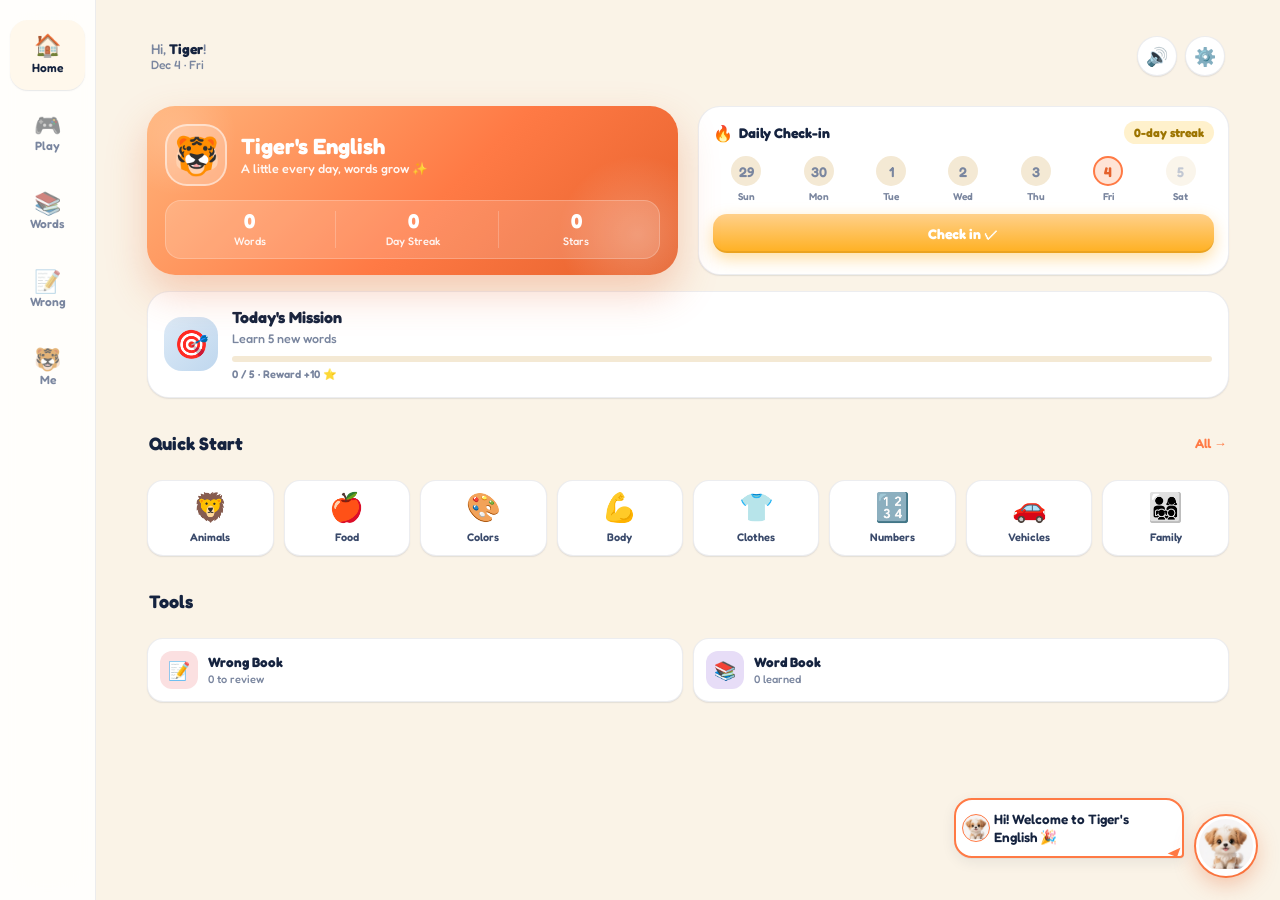
<file: v2/index.html>
<!DOCTYPE html>
<html lang="zh-CN">
<head>
<meta charset="UTF-8">
<meta name="viewport" content="width=device-width, initial-scale=1.0, user-scalable=no, viewport-fit=cover">
<meta name="apple-mobile-web-app-capable" content="yes">
<meta name="apple-mobile-web-app-status-bar-style" content="default">
<title>Tiger 的英语乐园</title>
<link rel="preconnect" href="https://fonts.googleapis.com">
<link rel="preconnect" href="https://fonts.gstatic.com" crossorigin>
<link href="https://fonts.googleapis.com/css2?family=Fredoka:wght@400;500;600;700&family=Baloo+2:wght@500;600;700;800&display=swap" rel="stylesheet">
<style>
/* ============================================================
   Design tokens — warm, kid-personal, refined
   ============================================================ */
:root{
  --bg:#FAF3E7;
  --bg-soft:#F4E9D4;
  --surface:#FFFFFF;
  --surface-2:#FFF8EC;
  --ink:#15233F;
  --ink-2:#3A4A6B;
  --muted:#7A869F;
  --line:rgba(21,35,63,.08);
  --line-2:rgba(21,35,63,.14);

  --tiger:#FF7A45;       /* primary brand: warm tiger orange */
  --tiger-deep:#E5612C;
  --tiger-soft:#FFE4D6;
  --honey:#FFB020;       /* stars / streak */
  --honey-soft:#FFF1CC;
  --leaf:#22A06B;        /* success */
  --leaf-soft:#D6F0E4;
  --berry:#E5484D;       /* mistake */
  --berry-soft:#FBE0E1;
  --sky:#3E78B2;         /* navigation, calm */
  --sky-soft:#DCEAF7;
  --plum:#7A5AC2;        /* favorite */
  --plum-soft:#E7DDF7;

  --r-sm:10px;
  --r-md:16px;
  --r-lg:22px;
  --r-xl:28px;

  --shadow-sm:0 1px 2px rgba(21,35,63,.06), 0 1px 0 rgba(21,35,63,.04);
  --shadow-md:0 4px 14px rgba(21,35,63,.08), 0 1px 0 rgba(21,35,63,.04);
  --shadow-lg:0 14px 40px rgba(21,35,63,.14), 0 2px 0 rgba(21,35,63,.04);
  --shadow-pop:0 20px 50px rgba(229,97,44,.25);

  --safe-top:env(safe-area-inset-top, 0px);
  --safe-bot:env(safe-area-inset-bottom, 0px);
}

*{margin:0;padding:0;box-sizing:border-box;-webkit-tap-highlight-color:transparent;}
html,body{height:100%;overflow:hidden;}
body{
  font-family:'Fredoka','PingFang SC','Hiragino Sans GB','Microsoft YaHei',sans-serif;
  background:var(--bg);
  color:var(--ink);
  font-weight:500;
  -webkit-font-smoothing:antialiased;
  user-select:none;-webkit-user-select:none;
  touch-action:manipulation;
  font-size:16px;
  letter-spacing:0;
}
button{font-family:inherit;font-weight:600;color:inherit;}

/* Decorative warm-cream background — soft dot pattern */
body::before{
  content:"";position:fixed;inset:0;
  background-image:radial-gradient(rgba(229,97,44,.06) 1px, transparent 1.4px);
  background-size:22px 22px;
  z-index:0;pointer-events:none;
}

/* ============================================================
   App shell — phone-shaped container
   ============================================================ */
#app{
  position:fixed;inset:0;
  display:flex;flex-direction:column;
  max-width:480px;margin:0 auto;
  background:var(--bg);
  box-shadow:0 0 60px rgba(21,35,63,.08);
  overflow:hidden;
  z-index:1;
}

main#screens{
  flex:1;overflow:hidden;position:relative;
}
.screen{
  position:absolute;inset:0;
  overflow-y:auto;overflow-x:hidden;
  -webkit-overflow-scrolling:touch;
  padding:calc(14px + var(--safe-top)) 18px calc(96px + var(--safe-bot));
  display:none;
  scroll-behavior:smooth;
}
body[data-screen="home"]      #screen-home,
body[data-screen="play"]      #screen-play,
body[data-screen="wordbook"]  #screen-wordbook,
body[data-screen="mistakes"]  #screen-mistakes,
body[data-screen="me"]        #screen-me{display:block;}
body[data-screen="game"]      #screen-game,
body[data-screen="result"]    #screen-result{display:block;padding:0;}

/* Hide tab bar during immersive screens */
body[data-screen="game"]   nav#tabbar,
body[data-screen="result"] nav#tabbar{display:none;}

/* ============================================================
   Bottom tab bar
   ============================================================ */
nav#tabbar{
  position:absolute;left:0;right:0;bottom:0;
  padding:6px 6px calc(8px + var(--safe-bot));
  background:rgba(255,255,255,.92);
  backdrop-filter:saturate(180%) blur(18px);
  -webkit-backdrop-filter:saturate(180%) blur(18px);
  border-top:1px solid var(--line);
  display:grid;grid-template-columns:repeat(5,1fr);
  gap:2px;z-index:50;
}
.tab{
  display:flex;flex-direction:column;align-items:center;gap:2px;
  padding:8px 4px 4px;border:0;background:none;cursor:pointer;
  color:var(--muted);font-size:11px;font-weight:600;
  transition:color .15s;border-radius:14px;
  position:relative;
}
.tab .ti{font-size:22px;line-height:1;filter:grayscale(.4) opacity(.7);transition:.2s;}
.tab.active{color:var(--ink);}
.tab.active .ti{filter:none;transform:translateY(-2px);}
.tab .badge{
  position:absolute;top:4px;right:calc(50% - 22px);
  background:var(--berry);color:#fff;font-size:10px;font-weight:700;
  min-width:18px;height:18px;border-radius:9px;padding:0 5px;
  display:flex;align-items:center;justify-content:center;
  box-shadow:0 2px 6px rgba(229,72,77,.4);
}

/* ============================================================
   Reusable atoms
   ============================================================ */
.card{
  background:var(--surface);
  border-radius:var(--r-lg);
  box-shadow:var(--shadow-sm);
  border:1px solid var(--line);
}
.card-pad{padding:18px;}
.title-sm{font-size:13px;font-weight:600;color:var(--muted);text-transform:uppercase;letter-spacing:0;}
.title-row{display:flex;align-items:center;justify-content:space-between;gap:8px;margin:18px 2px 10px;}
.title-row h2{font-family:'Baloo 2',inherit;font-size:18px;font-weight:700;color:var(--ink);white-space:nowrap;}
.title-row .more{font-size:13px;color:var(--tiger);font-weight:600;background:none;border:0;cursor:pointer;white-space:nowrap;flex-shrink:0;}

.btn{
  border:0;cursor:pointer;
  font-weight:700;font-family:inherit;
  display:inline-flex;align-items:center;justify-content:center;gap:6px;
  border-radius:999px;
  transition:transform .12s ease, box-shadow .12s ease;
}
.btn:active{transform:scale(.96);}
.btn-primary{
  background:linear-gradient(180deg,#FF8A57,var(--tiger));
  color:#fff;padding:14px 28px;font-size:16px;
  box-shadow:0 8px 22px rgba(229,97,44,.32), inset 0 -2px 0 rgba(0,0,0,.08);
}
.btn-secondary{
  background:var(--surface);color:var(--ink);
  padding:12px 22px;font-size:15px;
  border:1px solid var(--line-2);
  box-shadow:var(--shadow-sm);
}
.btn-ghost{
  background:transparent;color:var(--ink-2);
  padding:10px 16px;font-size:14px;
}
.btn-icon{
  width:40px;height:40px;border-radius:50%;
  background:var(--surface);box-shadow:var(--shadow-sm);
  border:1px solid var(--line);font-size:18px;
  display:inline-flex;align-items:center;justify-content:center;cursor:pointer;
}

.pill{
  display:inline-flex;align-items:center;gap:6px;
  padding:5px 11px;font-size:12px;font-weight:600;border-radius:999px;
  background:var(--bg-soft);color:var(--ink-2);
}
.pill-orange{background:var(--tiger-soft);color:var(--tiger-deep);}
.pill-honey{background:var(--honey-soft);color:#9C7400;}
.pill-leaf{background:var(--leaf-soft);color:#0F6C46;}
.pill-berry{background:var(--berry-soft);color:#A8262A;}
.pill-plum{background:var(--plum-soft);color:#523586;}
.pill-sky{background:var(--sky-soft);color:#2A5685;}

/* ============================================================
   HOME SCREEN
   ============================================================ */
.greeting{
  display:flex;align-items:center;justify-content:space-between;
  margin:4px 4px 14px;
}
.greeting .hi{font-size:14px;color:var(--muted);font-weight:500;}
.greeting .hi b{color:var(--ink);font-weight:700;}
.greeting .date{font-size:12px;color:var(--muted);}
.greeting-actions{display:flex;gap:8px;}

/* Tiger hero card */
.hero{
  position:relative;
  background:linear-gradient(135deg,#FFB47A 0%, var(--tiger) 55%, #E5612C 100%);
  border-radius:var(--r-xl);
  padding:18px 18px 16px;
  color:#fff;
  overflow:hidden;
  box-shadow:0 18px 40px rgba(229,97,44,.28);
}
.hero::after{
  content:"";position:absolute;right:-40px;bottom:-40px;
  width:160px;height:160px;border-radius:50%;
  background:radial-gradient(circle, rgba(255,255,255,.22), transparent 70%);
}
.hero::before{
  content:"";position:absolute;left:-30px;top:-30px;
  width:120px;height:120px;border-radius:50%;
  background:radial-gradient(circle, rgba(255,255,255,.16), transparent 70%);
}
.hero-row{display:flex;align-items:center;gap:14px;position:relative;z-index:2;}
.avatar{
  width:62px;height:62px;border-radius:22px;
  background:rgba(255,255,255,.22);
  border:2px solid rgba(255,255,255,.5);
  display:flex;align-items:center;justify-content:center;
  font-size:38px;flex-shrink:0;
  backdrop-filter:blur(4px);
}
.hero h1{font-family:'Baloo 2',inherit;font-size:22px;font-weight:800;line-height:1.15;letter-spacing:0;}
.hero .subtle{font-size:12.5px;opacity:.92;margin-top:2px;font-weight:500;}
.hero-stats{
  position:relative;z-index:2;
  display:grid;grid-template-columns:repeat(3,1fr);gap:8px;
  margin-top:14px;
  background:rgba(255,255,255,.16);
  border:1px solid rgba(255,255,255,.22);
  border-radius:16px;padding:10px 6px;
}
.hero-stat{text-align:center;}
.hero-stat .n{font-family:'Baloo 2',inherit;font-size:20px;font-weight:800;line-height:1;}
.hero-stat .l{font-size:11px;opacity:.9;margin-top:3px;}
.hero-stat + .hero-stat{border-left:1px solid rgba(255,255,255,.22);}

/* Daily check-in strip */
.checkin{
  margin-top:14px;background:var(--surface);
  border-radius:var(--r-lg);padding:14px 14px 12px;
  box-shadow:var(--shadow-sm);border:1px solid var(--line);
}
.checkin-head{display:flex;align-items:center;justify-content:space-between;margin-bottom:12px;}
.checkin-head .label{font-size:14px;font-weight:700;color:var(--ink);display:flex;align-items:center;gap:6px;}
.checkin-head .label .flame{font-size:16px;}
.checkin-head .streak-pill{
  background:var(--honey-soft);color:#9C7400;
  padding:4px 10px;border-radius:999px;font-size:12px;font-weight:700;
}
.checkin-row{display:grid;grid-template-columns:repeat(7,1fr);gap:6px;}
.checkin-day{
  display:flex;flex-direction:column;align-items:center;gap:4px;
  font-size:10px;color:var(--muted);font-weight:600;
}
.checkin-day .dot{
  width:30px;height:30px;border-radius:50%;
  background:var(--bg-soft);
  display:flex;align-items:center;justify-content:center;
  font-size:14px;color:var(--muted);
  border:2px solid transparent;
  transition:.2s;
}
.checkin-day.done .dot{background:linear-gradient(135deg,#FFD08A,var(--honey));color:#fff;box-shadow:0 4px 10px rgba(255,176,32,.35);}
.checkin-day.today .dot{border-color:var(--tiger);background:var(--tiger-soft);color:var(--tiger-deep);font-weight:700;}
.checkin-day.today.done .dot{border-color:var(--tiger);}
.checkin-day.future .dot{opacity:.45;}
.checkin-btn{
  margin-top:12px;width:100%;
  padding:11px;border-radius:14px;
  background:linear-gradient(180deg,#FFD08A,var(--honey));
  color:#fff;font-weight:700;font-size:14px;border:0;cursor:pointer;
  box-shadow:0 6px 16px rgba(255,176,32,.4), inset 0 -2px 0 rgba(0,0,0,.08);
}
.checkin-btn.done{
  background:var(--leaf-soft);color:#0F6C46;
  box-shadow:none;
}

/* Today's mission card */
.mission{
  margin-top:14px;background:var(--surface);
  border-radius:var(--r-lg);padding:16px;
  box-shadow:var(--shadow-sm);border:1px solid var(--line);
  display:flex;align-items:center;gap:14px;
}
.mission-icon{
  width:54px;height:54px;border-radius:18px;
  background:linear-gradient(135deg, var(--sky-soft), #BFD7EE);
  display:flex;align-items:center;justify-content:center;font-size:28px;flex-shrink:0;
}
.mission-body{flex:1;min-width:0;}
.mission-body .t{font-family:'Baloo 2',inherit;font-size:16px;font-weight:700;color:var(--ink);line-height:1.2;}
.mission-body .s{font-size:12.5px;color:var(--muted);margin-top:3px;line-height:1.4;}
.mission-bar{height:6px;background:var(--bg-soft);border-radius:3px;overflow:hidden;margin-top:8px;}
.mission-bar .fill{height:100%;background:linear-gradient(90deg,var(--sky),#5E94D0);border-radius:3px;transition:width .4s ease;}
.mission-meta{font-size:11px;color:var(--muted);margin-top:5px;font-weight:600;}

/* Quick categories on home */
.quick-grid{
  display:grid;grid-template-columns:repeat(4,1fr);gap:10px;
}
.quick-cat{
  background:var(--surface);border-radius:var(--r-md);
  padding:12px 4px 10px;text-align:center;cursor:pointer;
  border:1px solid var(--line);box-shadow:var(--shadow-sm);
  transition:transform .15s;
}
.quick-cat:active{transform:scale(.95);}
.quick-cat .qi{font-size:28px;line-height:1;display:block;margin-bottom:4px;}
.quick-cat .qn{font-size:11px;color:var(--ink-2);font-weight:600;line-height:1.2;}

/* Shortcuts */
.shortcuts{display:grid;grid-template-columns:1fr 1fr;gap:10px;}
.shortcut{
  display:flex;align-items:center;gap:10px;
  padding:12px;border-radius:var(--r-md);
  background:var(--surface);border:1px solid var(--line);box-shadow:var(--shadow-sm);
  cursor:pointer;
}
.shortcut:active{transform:scale(.97);}
.shortcut .si{
  width:38px;height:38px;border-radius:12px;
  display:flex;align-items:center;justify-content:center;font-size:18px;flex-shrink:0;
}
.shortcut .st{font-size:13.5px;font-weight:700;color:var(--ink);line-height:1.2;}
.shortcut .ss{font-size:11px;color:var(--muted);margin-top:2px;}

/* ============================================================
   PLAY SCREEN — category grid
   ============================================================ */
.screen-head{margin:2px 2px 18px;}
.screen-head h1{font-family:'Baloo 2',inherit;font-size:26px;font-weight:800;color:var(--ink);}
.screen-head p{font-size:13px;color:var(--muted);margin-top:3px;}

.cat-list{display:flex;flex-direction:column;gap:10px;}
.cat-row{
  display:flex;align-items:center;gap:12px;
  background:var(--surface);border-radius:var(--r-lg);
  padding:14px;border:1px solid var(--line);box-shadow:var(--shadow-sm);
  cursor:pointer;position:relative;
}
.cat-row:active{transform:scale(.99);}
.cat-row .ci{
  width:54px;height:54px;border-radius:18px;
  background:linear-gradient(135deg, var(--tiger-soft), #FFD0B8);
  display:flex;align-items:center;justify-content:center;font-size:28px;flex-shrink:0;
}
.cat-row .cbody{flex:1;min-width:0;}
.cat-row .cname{font-family:'Baloo 2',inherit;font-size:16px;font-weight:700;color:var(--ink);}
.cat-row .cmeta{font-size:11.5px;color:var(--muted);margin-top:2px;display:flex;align-items:center;gap:8px;}
.cat-row .cbar{height:5px;background:var(--bg-soft);border-radius:3px;overflow:hidden;margin-top:7px;}
.cat-row .cbar .fill{height:100%;background:linear-gradient(90deg,var(--leaf),#3CBF85);border-radius:3px;}
.cat-row .carrow{color:var(--muted);font-size:20px;}
.cat-row.mastered::before{
  content:"★";position:absolute;top:8px;right:12px;
  color:var(--honey);font-size:18px;
}

.play-all-btn{
  margin-bottom:14px;
  width:100%;display:flex;align-items:center;gap:12px;
  padding:16px;border-radius:var(--r-lg);
  background:linear-gradient(135deg, var(--tiger) 0%, var(--tiger-deep) 100%);
  color:#fff;border:0;cursor:pointer;text-align:left;
  box-shadow:0 12px 30px rgba(229,97,44,.3);
}
.play-all-btn .lg{font-family:'Baloo 2',inherit;font-size:17px;font-weight:800;}
.play-all-btn .sm{font-size:12px;opacity:.9;margin-top:2px;}
.play-all-btn .icn{
  width:48px;height:48px;border-radius:14px;
  background:rgba(255,255,255,.22);
  display:flex;align-items:center;justify-content:center;font-size:24px;flex-shrink:0;
  border:1px solid rgba(255,255,255,.3);
}

/* ============================================================
   GAME SCREEN
   ============================================================ */
#screen-game{display:none;flex-direction:column;background:linear-gradient(180deg, #FAF3E7 0%, #FFE9D6 60%, #FFD8B5 100%);height:100%;}
body[data-screen="game"] #screen-game{display:flex;}
.game-top{
  display:flex;align-items:center;gap:10px;
  padding:calc(12px + var(--safe-top)) 16px 8px;
}
.game-top .exit{
  width:38px;height:38px;border-radius:50%;
  background:rgba(255,255,255,.85);border:1px solid var(--line);
  display:flex;align-items:center;justify-content:center;
  cursor:pointer;font-size:18px;
  box-shadow:var(--shadow-sm);
}
.game-top .progress{
  flex:1;height:8px;border-radius:4px;
  background:rgba(255,255,255,.6);overflow:hidden;
  display:flex;
}
.game-top .progress .seg{
  flex:1;border-right:2px solid rgba(255,255,255,.85);
  background:transparent;transition:background .25s;
}
.game-top .progress .seg:last-child{border-right:0;}
.game-top .progress .seg.done{background:var(--leaf);}
.game-top .progress .seg.wrong{background:var(--berry);}
.game-top .progress .seg.active{background:var(--tiger);}
.game-top .score-chip{
  background:var(--surface);border:1px solid var(--line);
  padding:6px 12px;border-radius:999px;font-weight:700;
  display:flex;align-items:center;gap:6px;font-size:13px;color:var(--ink);
  box-shadow:var(--shadow-sm);
}
.game-top .score-chip .star{color:var(--honey);}

.game-cat-tag{
  align-self:center;margin-top:4px;
  background:rgba(255,255,255,.8);border:1px solid var(--line);
  padding:4px 12px;border-radius:999px;font-size:11.5px;font-weight:600;color:var(--ink-2);
  display:flex;align-items:center;gap:5px;
}

.word-area{
  margin:18px 16px 6px;
  background:var(--surface);
  border-radius:var(--r-xl);
  padding:22px 18px 18px;
  text-align:center;
  box-shadow:var(--shadow-md);
  border:1px solid var(--line);
  position:relative;
}
.word-area .word{
  font-family:'Baloo 2',inherit;
  font-size:46px;font-weight:800;color:var(--ink);
  letter-spacing:0;line-height:1.05;
  display:inline-flex;align-items:center;gap:12px;
}
.speaker-btn{
  width:44px;height:44px;border-radius:50%;
  background:linear-gradient(180deg,var(--tiger-soft),#FFD0B8);
  border:0;cursor:pointer;font-size:20px;color:var(--tiger-deep);
  display:inline-flex;align-items:center;justify-content:center;
  box-shadow:0 4px 12px rgba(229,97,44,.25);
}
.speaker-btn.playing{animation:pulseRing 1.2s ease-in-out infinite;}
@keyframes pulseRing{0%,100%{transform:scale(1);box-shadow:0 4px 12px rgba(229,97,44,.25);}50%{transform:scale(1.08);box-shadow:0 4px 18px rgba(229,97,44,.5);}}
.word-actions{display:flex;justify-content:center;gap:10px;margin-top:10px;}
.word-act{
  background:transparent;border:1px solid var(--line-2);
  padding:5px 12px;border-radius:999px;font-size:11px;font-weight:600;
  color:var(--ink-2);cursor:pointer;display:inline-flex;align-items:center;gap:4px;
}
.word-act.active{background:var(--plum-soft);color:#523586;border-color:transparent;}

.pics-grid{
  flex:1;
  display:grid;grid-template-columns:1fr 1fr;gap:12px;
  align-content:start;
  padding:14px 16px 16px;
}
.pic-card{
  background:var(--surface);
  border-radius:var(--r-lg);
  border:3px solid transparent;
  box-shadow:var(--shadow-sm);
  aspect-ratio:1;
  display:flex;align-items:center;justify-content:center;
  cursor:pointer;position:relative;
  overflow:hidden;
  transition:transform .15s, border-color .2s, box-shadow .2s;
}
.pic-card:active{transform:scale(.97);}
.pic-card.correct{border-color:var(--leaf);box-shadow:0 8px 24px rgba(34,160,107,.3);animation:popCorrect .45s ease;}
.pic-card.wrong{border-color:var(--berry);box-shadow:0 8px 24px rgba(229,72,77,.3);animation:shakeWrong .4s ease;}
.pic-card.dim{opacity:.4;}
@keyframes popCorrect{0%{transform:scale(1);}40%{transform:scale(1.08);}70%{transform:scale(.96);}100%{transform:scale(1);}}
@keyframes shakeWrong{0%,100%{transform:translateX(0);}25%{transform:translateX(-10px);}50%{transform:translateX(10px);}75%{transform:translateX(-6px);}}
.pic-emoji{font-size:72px;line-height:1;}
.pic-img{width:88%;height:88%;object-fit:cover;border-radius:14px;}

.fb-overlay{
  position:absolute;inset:0;border-radius:18px;
  display:flex;align-items:center;justify-content:center;
  font-size:36px;
  background:rgba(255,255,255,.85);
  opacity:0;transition:opacity .25s;pointer-events:none;
}
.fb-overlay.show{opacity:1;}
.fb-overlay.correct{color:var(--leaf);}
.fb-overlay.wrong{color:var(--berry);}
.fb-overlay.this-one{
  color:var(--leaf);font-size:24px;font-weight:700;
  background:rgba(255,255,255,.92);
}

/* ============================================================
   RESULT SCREEN
   ============================================================ */
#screen-result{
  display:none;background:linear-gradient(180deg, #FAF3E7, #FFE4D6);
  height:100%;overflow-y:auto;
  padding:calc(20px + var(--safe-top)) 20px calc(20px + var(--safe-bot));
}
body[data-screen="result"] #screen-result{display:block;}
.result-trophy{
  display:flex;flex-direction:column;align-items:center;text-align:center;
  margin-top:8px;
}
.trophy-circle{
  width:120px;height:120px;border-radius:50%;
  background:radial-gradient(circle at 30% 30%, #FFE8B0, var(--honey) 70%);
  display:flex;align-items:center;justify-content:center;
  font-size:60px;
  box-shadow:0 16px 36px rgba(255,176,32,.4);
  animation:trophyIn .6s cubic-bezier(.34,1.56,.64,1);
}
@keyframes trophyIn{from{transform:scale(.3) rotate(-30deg);opacity:0;}to{transform:scale(1) rotate(0);opacity:1;}}
.result-rank{
  font-family:'Baloo 2',inherit;font-size:28px;font-weight:800;
  color:var(--ink);margin-top:14px;letter-spacing:0;
}
.result-msg{font-size:14px;color:var(--muted);margin-top:4px;}

.result-stats{
  display:grid;grid-template-columns:repeat(4,1fr);gap:8px;
  margin-top:22px;
}
.rstat{
  background:var(--surface);
  border-radius:var(--r-md);padding:12px 6px 10px;
  text-align:center;
  border:1px solid var(--line);box-shadow:var(--shadow-sm);
}
.rstat .n{font-family:'Baloo 2',inherit;font-size:22px;font-weight:800;color:var(--ink);line-height:1;}
.rstat .l{font-size:11px;color:var(--muted);margin-top:4px;}
.rstat.good .n{color:var(--leaf);}
.rstat.bad .n{color:var(--berry);}
.rstat.gold .n{color:var(--honey);}

.wrong-list{
  margin-top:18px;background:var(--berry-soft);
  border-radius:var(--r-md);padding:12px 14px;
  border:1px solid rgba(229,72,77,.18);
}
.wrong-list .head{
  font-size:12.5px;font-weight:700;color:#A8262A;margin-bottom:8px;
  display:flex;align-items:center;gap:6px;
}
.wrong-chips{display:flex;flex-wrap:wrap;gap:6px;}
.wrong-chip{
  display:inline-flex;align-items:center;gap:5px;
  background:rgba(255,255,255,.8);border:1px solid rgba(229,72,77,.2);
  padding:4px 10px;border-radius:999px;font-size:12px;font-weight:600;color:#7C1D21;
}

.result-actions{
  display:grid;grid-template-columns:1fr 1.5fr 1fr;gap:8px;
  margin-top:22px;
}
.result-actions button{
  padding:13px 4px;border-radius:14px;font-weight:700;font-size:13.5px;
  border:0;cursor:pointer;
}
.btn-restart{background:var(--surface);color:var(--ink-2);border:1px solid var(--line-2);}
.btn-next{background:linear-gradient(180deg,#FF8A57,var(--tiger));color:#fff;box-shadow:0 8px 20px rgba(229,97,44,.32);}
.btn-home{background:var(--sky-soft);color:#2A5685;}

/* ============================================================
   WORDBOOK
   ============================================================ */
#screen-wordbook .screen-head{
  text-align:center;
}
.filter-bar{
  display:flex;flex-wrap:wrap;justify-content:center;gap:6px;
  overflow-x:visible;padding:0 0 4px;
  margin:0 0 14px;
  -webkit-overflow-scrolling:touch;
}
.filter-bar::-webkit-scrollbar{display:none;}
.filter-chip{
  flex-shrink:0;padding:7px 14px;border-radius:999px;
  font-size:13px;font-weight:600;
  background:var(--surface);border:1px solid var(--line);color:var(--ink-2);
  cursor:pointer;
}
.filter-chip.active{background:var(--ink);color:#fff;border-color:var(--ink);}

.cat-section{margin-bottom:18px;}
.cat-section-head{
  display:flex;align-items:center;justify-content:center;gap:8px;
  margin:0 2px 8px;
}
.cat-section-head .icn{font-size:22px;}
.cat-section-head .nm{font-family:'Baloo 2',inherit;font-size:16px;font-weight:700;color:var(--ink);}
.cat-section-head .cnt{font-size:12px;color:var(--muted);font-weight:600;}

.word-grid{
  display:flex;flex-wrap:wrap;justify-content:center;gap:8px;
}
.word-card{
  background:var(--surface);
  border-radius:var(--r-md);
  padding:10px 6px 8px;text-align:center;
  border:1px solid var(--line);box-shadow:var(--shadow-sm);
  cursor:pointer;position:relative;
  transition:transform .15s;
  flex:0 0 calc((100% - 16px) / 3);
  min-height:104px;
}
.word-card:active{transform:scale(.95);}
.word-card.learned{border-color:rgba(34,160,107,.3);background:linear-gradient(180deg,#F7FCF9,var(--surface));}
.word-card.locked{
  background:linear-gradient(180deg,#F8F4EB,var(--surface));
  border-style:dashed;
}
.word-card.locked .word-thumb{
  filter:grayscale(.7) saturate(.55) opacity(.72);
}
.word-card.locked .we{
  filter:grayscale(.8);
  opacity:.5;
}
.word-card.locked .ww{
  color:var(--muted);
}
.word-card .we{font-size:34px;line-height:1;margin-bottom:7px;}
.word-card .word-thumb{
  width:66px;height:54px;object-fit:cover;border-radius:14px;
  display:block;margin:0 auto 5px;background:var(--bg-soft);
}
.word-card .ww{font-size:12px;font-weight:700;color:var(--ink);line-height:1.2;word-break:break-word;}
.word-card .badge-fav{
  position:absolute;top:5px;right:6px;font-size:11px;color:var(--plum);
}
.word-card .badge-learn{
  position:absolute;top:5px;left:6px;font-size:11px;color:var(--leaf);
}
.word-card .badge-lock{
  position:absolute;top:5px;right:6px;
  width:20px;height:20px;border-radius:50%;
  display:flex;align-items:center;justify-content:center;
  background:rgba(21,35,63,.78);color:#fff;
  font-size:10px;box-shadow:0 3px 8px rgba(21,35,63,.18);
}

/* Word detail sheet */
.sheet-overlay{
  position:fixed;inset:0;background:rgba(21,35,63,.4);z-index:100;
  display:none;align-items:flex-end;justify-content:center;
  backdrop-filter:blur(4px);
}
.sheet-overlay.show{display:flex;}
.sheet{
  width:100%;max-width:480px;background:var(--surface);
  border-radius:var(--r-xl) var(--r-xl) 0 0;
  padding:18px 20px calc(20px + var(--safe-bot));
  box-shadow:0 -12px 40px rgba(21,35,63,.18);
  animation:slideUp .3s cubic-bezier(.34,1.56,.64,1);
}
@keyframes slideUp{from{transform:translateY(100%);}to{transform:translateY(0);}}
.sheet-handle{
  width:40px;height:4px;border-radius:2px;background:var(--line-2);
  margin:-6px auto 12px;
}
.sheet-word{text-align:center;padding:18px 0 10px;}
.sheet-word .big{font-size:70px;line-height:1;}
.sheet-word .big .sheet-thumb{
  width:120px;height:120px;object-fit:cover;border-radius:26px;
  display:block;margin:0 auto;background:var(--bg-soft);box-shadow:var(--shadow-md);
}
.sheet-word .w{font-family:'Baloo 2',inherit;font-size:34px;font-weight:800;color:var(--ink);margin-top:8px;}
.sheet-row{display:flex;gap:10px;justify-content:center;margin-top:14px;}
.sheet-row .btn{padding:11px 18px;font-size:14px;}
.sheet-meta{
  display:flex;justify-content:space-around;
  margin-top:16px;padding:12px;background:var(--bg-soft);border-radius:14px;
  font-size:12px;color:var(--ink-2);font-weight:600;
}
.sheet-meta .k{font-size:11px;color:var(--muted);font-weight:500;}

/* ============================================================
   MISTAKES (错题本)
   ============================================================ */
.mistakes-empty{
  text-align:center;padding:60px 20px;
}
.mistakes-empty .ill{font-size:80px;margin-bottom:14px;filter:grayscale(.2);}
.mistakes-empty h3{font-family:'Baloo 2',inherit;font-size:20px;color:var(--ink);font-weight:700;}
.mistakes-empty p{font-size:13.5px;color:var(--muted);margin-top:6px;line-height:1.5;}

.mistake-card{
  background:var(--surface);border-radius:var(--r-lg);
  padding:14px;border:1px solid var(--line);box-shadow:var(--shadow-sm);
  display:flex;align-items:center;gap:12px;margin-bottom:10px;
}
.mistake-card .mi{
  width:50px;height:50px;border-radius:16px;
  background:var(--berry-soft);
  display:flex;align-items:center;justify-content:center;font-size:28px;flex-shrink:0;
}
.mistake-card .body{flex:1;min-width:0;}
.mistake-card .w{font-family:'Baloo 2',inherit;font-size:17px;font-weight:700;color:var(--ink);}
.mistake-card .meta{font-size:11.5px;color:var(--muted);margin-top:2px;display:flex;gap:8px;align-items:center;}
.mistake-card .actions{display:flex;gap:6px;}
.mistake-card .act{
  width:36px;height:36px;border-radius:12px;
  background:var(--bg-soft);border:0;cursor:pointer;font-size:16px;
  display:flex;align-items:center;justify-content:center;
}
.mistake-card .act.primary{background:var(--tiger);color:#fff;}

.review-banner{
  background:linear-gradient(135deg, var(--berry) 0%, #C42B30 100%);
  border-radius:var(--r-lg);padding:16px;color:#fff;
  display:flex;align-items:center;gap:14px;margin-bottom:18px;
  box-shadow:0 12px 28px rgba(229,72,77,.3);cursor:pointer;
}
.review-banner .ri{
  width:48px;height:48px;border-radius:14px;
  background:rgba(255,255,255,.22);
  display:flex;align-items:center;justify-content:center;font-size:26px;
  border:1px solid rgba(255,255,255,.25);flex-shrink:0;
}
.review-banner .rb{flex:1;}
.review-banner .rb .t{font-family:'Baloo 2',inherit;font-size:17px;font-weight:800;}
.review-banner .rb .s{font-size:12.5px;opacity:.95;margin-top:2px;}
.review-banner .ra{font-size:20px;}

/* ============================================================
   ME (个人页)
   ============================================================ */
.me-card{
  background:var(--surface);border-radius:var(--r-lg);
  padding:18px;text-align:center;box-shadow:var(--shadow-sm);border:1px solid var(--line);
  margin-bottom:18px;
}
.me-avatar{
  width:80px;height:80px;border-radius:28px;
  background:linear-gradient(135deg,#FFB47A,var(--tiger));
  display:inline-flex;align-items:center;justify-content:center;
  font-size:48px;margin-bottom:10px;
  box-shadow:0 12px 24px rgba(229,97,44,.3);
}
.me-name{font-family:'Baloo 2',inherit;font-size:22px;font-weight:800;color:var(--ink);}
.me-id{font-size:12px;color:var(--muted);margin-top:2px;}
.me-stats{
  display:grid;grid-template-columns:repeat(3,1fr);gap:8px;margin-top:16px;
}
.me-stat{padding:10px 4px;border-radius:14px;background:var(--bg-soft);}
.me-stat .n{font-family:'Baloo 2',inherit;font-size:20px;font-weight:800;color:var(--ink);}
.me-stat .l{font-size:11px;color:var(--muted);margin-top:2px;}

.menu-list{background:var(--surface);border-radius:var(--r-lg);border:1px solid var(--line);box-shadow:var(--shadow-sm);overflow:hidden;}
.menu-item{
  display:flex;align-items:center;gap:12px;padding:14px 16px;
  border-bottom:1px solid var(--line);cursor:pointer;
}
.menu-item:last-child{border-bottom:0;}
.menu-item:active{background:var(--bg-soft);}
.menu-item .icn{width:32px;height:32px;border-radius:10px;background:var(--bg-soft);display:flex;align-items:center;justify-content:center;font-size:16px;flex-shrink:0;}
.menu-item .lbl{flex:1;font-size:14.5px;font-weight:600;color:var(--ink);}
.menu-item .val{font-size:12.5px;color:var(--muted);font-weight:600;}
.menu-item .arrow{color:var(--muted);font-size:16px;}

.menu-toggle{position:relative;width:42px;height:24px;}
.menu-toggle input{display:none;}
.menu-toggle .slider{
  position:absolute;inset:0;background:#D5D9E2;border-radius:24px;transition:.25s;
}
.menu-toggle .slider::before{
  content:"";position:absolute;width:18px;height:18px;left:3px;top:3px;
  background:#fff;border-radius:50%;transition:.25s;box-shadow:0 2px 4px rgba(0,0,0,.15);
}
.menu-toggle input:checked + .slider{background:var(--leaf);}
.menu-toggle input:checked + .slider::before{transform:translateX(18px);}

/* ============================================================
   Achievement / confirm popups
   ============================================================ */
.popup-overlay{
  position:fixed;inset:0;z-index:200;
  background:rgba(21,35,63,.45);
  display:none;align-items:center;justify-content:center;
  backdrop-filter:blur(4px);padding:24px;
}
.popup-overlay.show{display:flex;}
.popup{
  background:var(--surface);border-radius:var(--r-xl);
  padding:26px 22px 20px;max-width:340px;width:100%;
  text-align:center;box-shadow:var(--shadow-lg);
  animation:popIn .35s cubic-bezier(.34,1.56,.64,1);
}
@keyframes popIn{from{transform:scale(.7);opacity:0;}to{transform:scale(1);opacity:1;}}
.popup .pIcon{font-size:56px;margin-bottom:8px;line-height:1;}
.popup .pTitle{font-family:'Baloo 2',inherit;font-size:20px;font-weight:800;color:var(--ink);}
.popup .pBody{font-size:14px;color:var(--ink-2);margin-top:6px;line-height:1.5;}
.popup .pActions{display:flex;gap:10px;margin-top:18px;}
.popup .pActions button{flex:1;padding:12px;border-radius:14px;font-weight:700;font-size:14.5px;border:0;cursor:pointer;}
.popup .pCancel{background:var(--bg-soft);color:var(--ink-2);}
.popup .pConfirm{background:linear-gradient(180deg,#FF8A57,var(--tiger));color:#fff;box-shadow:0 6px 18px rgba(229,97,44,.32);}
.popup .pSingle{padding:12px 28px;border-radius:14px;font-weight:700;font-size:15px;border:0;cursor:pointer;background:linear-gradient(180deg,#FF8A57,var(--tiger));color:#fff;}

/* Star particle */
.spark{
  position:fixed;pointer-events:none;z-index:150;
  font-size:24px;color:var(--honey);
  animation:sparkFly 1.6s ease-out forwards;
}
@keyframes sparkFly{
  0%{opacity:1;transform:translate(0,0) scale(1) rotate(0);}
  100%{opacity:0;transform:translate(var(--dx,0),var(--dy,-120px)) scale(.3) rotate(360deg);}
}

/* Toast */
.toast{
  position:fixed;top:calc(20px + var(--safe-top));left:50%;
  transform:translateX(-50%) translateY(-100px);
  background:var(--ink);color:#fff;padding:10px 18px;border-radius:999px;
  font-size:13px;font-weight:600;z-index:300;
  transition:transform .35s cubic-bezier(.34,1.56,.64,1);
  box-shadow:0 8px 24px rgba(21,35,63,.25);
}
.toast.show{transform:translateX(-50%) translateY(0);}

/* ============================================================
   Companion (团团) — anchored inside #app so it never escapes the phone container
   ============================================================ */
.companion{
  position:absolute;bottom:calc(86px + var(--safe-bot));right:12px;
  width:60px;height:60px;border-radius:50%;
  background:#FFFFFF;
  border:3px solid #FFFFFF;
  display:flex;align-items:center;justify-content:center;
  cursor:pointer;z-index:40;
  overflow:hidden;
  box-shadow:0 8px 22px rgba(229,97,44,.35), 0 0 0 2px var(--tiger);
  animation:floaty 3.5s ease-in-out infinite;
}
.companion img{width:100%;height:100%;object-fit:cover;display:block;pointer-events:none;}
.companion::after{
  content:"";position:absolute;inset:-3px;border-radius:50%;
  border:2px solid rgba(255,176,32,.0);pointer-events:none;transition:border-color .25s;
}
.companion.talking::after{border-color:rgba(255,176,32,.8);animation:talkPulse 1.2s ease-in-out infinite;}
@keyframes talkPulse{0%,100%{transform:scale(1);opacity:.9;}50%{transform:scale(1.08);opacity:.4;}}
@keyframes floaty{0%,100%{transform:translateY(0);}50%{transform:translateY(-6px);}}
.companion-msg{
  position:absolute;bottom:calc(150px + var(--safe-bot));right:14px;
  background:var(--surface);color:var(--ink);
  border:2px solid var(--tiger);
  padding:10px 14px 10px 38px;border-radius:18px;border-bottom-right-radius:4px;
  font-size:13.5px;font-weight:600;max-width:230px;line-height:1.35;
  box-shadow:var(--shadow-md);z-index:39;
  opacity:0;transform:translateY(8px) scale(.9);pointer-events:none;
  transition:opacity .25s, transform .25s;
  transform-origin:bottom right;
}
.companion-msg.show{opacity:1;transform:translateY(0) scale(1);}
.companion-msg::before{
  content:"";
  position:absolute;left:6px;top:50%;transform:translateY(-50%);
  width:26px;height:26px;border-radius:50%;
  background:url('puppy.png') center/cover no-repeat #fff;
  border:1.5px solid var(--tiger);
}
.companion-msg::after{
  content:"";position:absolute;right:-2px;bottom:-8px;
  width:0;height:0;border:7px solid transparent;border-top-color:var(--tiger);
  transform:rotate(-25deg);
}
body[data-screen="game"] .companion,
body[data-screen="result"] .companion,
body[data-screen="game"] .companion-msg,
body[data-screen="result"] .companion-msg{display:none;}

/* ============================================================
   Tiny utilities
   ============================================================ */
.hide{display:none !important;}
.spacer{height:14px;}

/* Mobile sizing tweaks */
@media (max-width:380px){
  .word-area .word{font-size:38px;}
  .pic-emoji{font-size:60px;}
  .quick-grid{grid-template-columns:repeat(3,1fr);}
}
@media (min-height:760px){
  .word-area{margin-top:24px;}
}

/* Tablet / desktop layout: the same app, without the phone shell */
@media (min-width:760px){
  #app{
    max-width:none;width:100%;margin:0;
    display:grid;grid-template-columns:96px minmax(0,1fr);grid-template-rows:1fr;
    box-shadow:none;
  }
  main#screens{
    grid-column:2;grid-row:1;min-width:0;height:100%;
  }
  body[data-screen="game"] main#screens,
  body[data-screen="result"] main#screens{
    grid-column:1 / -1;
  }
  nav#tabbar{
    position:relative;left:auto;right:auto;bottom:auto;
    grid-column:1;grid-row:1;height:100%;
    padding:20px 10px;background:rgba(255,255,255,.88);
    border-top:0;border-right:1px solid var(--line);
    display:flex;flex-direction:column;align-items:stretch;gap:8px;
  }
  .tab{
    min-height:70px;justify-content:center;
    padding:12px 6px;border-radius:18px;font-size:12px;
  }
  .tab.active{background:var(--surface-2);box-shadow:var(--shadow-sm);}
  .tab .badge{top:8px;right:10px;}

  .companion{
    bottom:24px;right:24px;left:auto;
    width:60px;height:60px;
  }
  .companion-msg{
    bottom:42px;right:96px;left:auto;
    transform-origin:bottom right;
    border-bottom-right-radius:4px;
    border-bottom-left-radius:18px;
  }
  .companion-msg::after{
    right:-2px;left:auto;
    transform:rotate(-25deg);
  }
  body:not([data-screen="home"]) .companion,
  body:not([data-screen="home"]) .companion-msg{
    display:none;
  }

  .screen{
    padding:32px clamp(26px,4vw,64px) 44px;
  }
  #screen-play > *,
  #screen-wordbook > *,
  #screen-mistakes > *,
  #screen-me > *{
    max-width:1120px;margin-left:auto;margin-right:auto;
  }
  .screen-head{margin-top:0;}

  body[data-screen="home"] #screen-home{
    display:grid;
    grid-template-columns:minmax(300px,1fr) minmax(300px,1fr);
    grid-auto-rows:min-content;
    gap:16px 20px;
    align-content:start;
  }
  #screen-home .greeting,
  #screen-home .mission,
  #screen-home .title-row,
  #screen-home .quick-grid,
  #screen-home .shortcuts,
  #screen-home .spacer{
    grid-column:1 / -1;
  }
  #screen-home .hero{grid-column:1;margin:0;}
  #screen-home .checkin{grid-column:2;margin:0;height:100%;}
  #screen-home .mission{margin-top:0;}
  .quick-grid{grid-template-columns:repeat(4,minmax(0,1fr));}
  .shortcuts{grid-template-columns:repeat(2,minmax(0,1fr));}

  .play-all-btn{max-width:1120px;}
  .cat-list{
    display:grid;
    grid-template-columns:repeat(auto-fit,minmax(285px,1fr));
    align-items:stretch;
  }
  .cat-row{height:100%;}

  .filter-bar{
    margin-left:auto;margin-right:auto;
    padding-left:0;padding-right:0;
  }
  .word-grid{
    gap:10px;
  }
  .word-card{
    flex-basis:126px;
    min-height:116px;
  }
  .word-card .word-thumb{width:70px;height:58px;}
  #screen-mistakes #mistakes-body,
  #screen-me .title-row,
  #screen-me .me-card,
  #screen-me .menu-list,
  #screen-me #ach-list{
    max-width:760px;
  }

  body[data-screen="game"] #screen-game{
    padding:24px clamp(24px,4vw,56px) 32px;
    overflow-y:auto;
  }
  body[data-screen="game"] .game-top{
    padding:0;max-width:1120px;width:100%;margin:0 auto;
  }
  body[data-screen="game"] .word-area{
    width:min(720px,100%);margin:18px auto 4px;
  }
  body[data-screen="game"] .pics-grid{
    flex:none;
    width:100%;max-width:1120px;margin:0 auto;
    padding:14px 0 0;
    grid-template-columns:repeat(4,minmax(130px,1fr));
    gap:16px;align-content:start;
  }
  body[data-screen="game"] .pic-card{border-radius:20px;}

  body[data-screen="result"] #screen-result{
    padding:40px clamp(24px,5vw,80px);
  }
  body[data-screen="result"] .result-trophy,
  body[data-screen="result"] .result-stats,
  body[data-screen="result"] .wrong-list,
  body[data-screen="result"] .result-actions{
    max-width:780px;margin-left:auto;margin-right:auto;
  }
}

@media (min-width:1100px){
  .quick-grid{grid-template-columns:repeat(8,minmax(0,1fr));}
  body[data-screen="home"] #screen-home{
    grid-template-columns:minmax(360px,1fr) minmax(360px,1fr);
  }
}

@media (min-width:760px) and (max-width:980px){
  body[data-screen="game"] .pics-grid{
    grid-template-columns:repeat(2,minmax(180px,1fr));
    max-width:620px;
  }
}
</style>
</head>
<body data-screen="home">

<!-- ====== App shell ====== -->
<div id="app">

<main id="screens">

  <!-- ============ HOME ============ -->
  <section class="screen" id="screen-home" data-screen-label="01 首页">
    <div class="greeting">
      <div>
        <div class="hi"><span data-i18n="hi_prefix">嗨，</span><b id="kid-name">Tiger</b><span data-i18n="hi_suffix">！</span></div>
        <div class="date" id="today-date">今天</div>
      </div>
      <div class="greeting-actions">
        <button class="btn-icon" id="btn-sound" title="音效" aria-label="Sound">🔊</button>
        <button class="btn-icon" onclick="goTab('me')" title="我的" aria-label="Me">⚙️</button>
      </div>
    </div>

    <!-- Hero -->
    <div class="hero">
      <div class="hero-row">
        <div class="avatar">🐯</div>
        <div style="flex:1;min-width:0">
          <h1 data-i18n="app_title">Tiger 的英语乐园</h1>
          <div class="subtle" data-i18n="app_subtitle">每天一点点，单词越来越多 ✨</div>
        </div>
      </div>
      <div class="hero-stats">
        <div class="hero-stat"><div class="n" id="hero-words">0</div><div class="l" data-i18n="stat_words">已学单词</div></div>
        <div class="hero-stat"><div class="n" id="hero-streak">0</div><div class="l" data-i18n="stat_streak">连续打卡</div></div>
        <div class="hero-stat"><div class="n" id="hero-stars">0</div><div class="l" data-i18n="stat_stars">收集星星</div></div>
      </div>
    </div>

    <!-- Daily check-in -->
    <div class="checkin" id="checkin-card">
      <div class="checkin-head">
        <div class="label"><span class="flame">🔥</span><span data-i18n="checkin_label">每日打卡</span></div>
        <div class="streak-pill" id="streak-pill">连续 0 天</div>
      </div>
      <div class="checkin-row" id="checkin-row"></div>
      <button class="checkin-btn" id="checkin-btn" onclick="doCheckIn()">今日打卡 ✓</button>
    </div>

    <!-- Today's mission -->
    <div class="mission" onclick="startMission()">
      <div class="mission-icon">🎯</div>
      <div class="mission-body">
        <div class="t" data-i18n="mission_title">今日任务</div>
        <div class="s" id="mission-desc">学会 5 个新单词</div>
        <div class="mission-bar"><div class="fill" id="mission-fill" style="width:0%"></div></div>
        <div class="mission-meta" id="mission-meta">0 / 5 · 完成后 +10 ⭐</div>
      </div>
    </div>

    <!-- Quick categories -->
    <div class="title-row">
      <h2 data-i18n="quick_start">快速开始</h2>
      <button class="more" data-i18n="see_all" onclick="goTab('play')">全部分类 →</button>
    </div>
    <div class="quick-grid" id="quick-grid"></div>

    <!-- Shortcuts -->
    <div class="title-row"><h2 data-i18n="learning_tools">学习工具</h2></div>
    <div class="shortcuts">
      <div class="shortcut" onclick="goTab('mistakes')">
        <div class="si" style="background:var(--berry-soft);color:#A8262A">📝</div>
        <div style="flex:1">
          <div class="st" data-i18n="mistakes_short">错题本</div>
          <div class="ss" id="mistake-shortcut-line"><span id="mistake-count-2">0</span> 个待复习</div>
        </div>
      </div>
      <div class="shortcut" onclick="goTab('wordbook')">
        <div class="si" style="background:var(--plum-soft);color:#523586">📚</div>
        <div style="flex:1">
          <div class="st" data-i18n="wordbook_short">单词册</div>
          <div class="ss" id="wordbook-shortcut-line"><span id="wordbook-count">0</span> 个已学</div>
        </div>
      </div>
    </div>

    <div class="spacer"></div>
  </section>

  <!-- ============ PLAY ============ -->
  <section class="screen" id="screen-play" data-screen-label="02 闯关">
    <div class="screen-head">
      <h1 data-i18n="play_title">选个分类闯关</h1>
      <p data-i18n="play_subtitle">跟着 Tiger 一起学单词</p>
    </div>

    <button class="play-all-btn" onclick="startGameWithCat('All')">
      <div class="icn">🎲</div>
      <div style="flex:1">
        <div class="lg" data-i18n="play_all">全部分类挑战</div>
        <div class="sm" data-i18n="play_all_desc">从所有单词中随机抽取 10 题</div>
      </div>
      <div style="font-size:20px;opacity:.9">→</div>
    </button>

    <div class="cat-list" id="cat-list"></div>
    <div class="spacer"></div>
  </section>

  <!-- ============ GAME ============ -->
  <section class="screen" id="screen-game" data-screen-label="03 游戏中">
    <div class="game-top">
      <button class="exit" onclick="confirmExit()" aria-label="Exit">✕</button>
      <div class="progress" id="game-progress"></div>
      <div class="score-chip"><span class="star">⭐</span><span id="game-score">0</span></div>
    </div>
    <div style="display:flex;justify-content:center;margin-top:2px;">
      <div class="game-cat-tag"><span id="game-cat-icon">📚</span><span id="game-cat-name">All</span> · <span id="game-round-text">1/10</span></div>
    </div>

    <div class="word-area">
      <div class="word">
        <span id="the-word">loading…</span>
        <button class="speaker-btn" id="speaker-btn" onclick="speakWord()" aria-label="Hear word">🔊</button>
      </div>
      <div class="word-actions">
        <button class="word-act" id="fav-btn" onclick="toggleFav()">☆ 收藏</button>
        <button class="word-act" onclick="speakWord(.7)" data-i18n="slow_btn">🐢 慢速</button>
      </div>
    </div>

    <div class="pics-grid" id="pics-grid"></div>
  </section>

  <!-- ============ RESULT ============ -->
  <section class="screen" id="screen-result" data-screen-label="04 结算">
    <div class="result-trophy">
      <div class="trophy-circle" id="trophy-icon">🏆</div>
      <div class="result-rank" id="result-rank">太棒了！</div>
      <div class="result-msg" id="result-msg">Tiger 越来越厉害了！</div>
    </div>

    <div class="result-stats">
      <div class="rstat good"><div class="n" id="r-correct">0</div><div class="l" data-i18n="r_correct">答对</div></div>
      <div class="rstat bad"><div class="n" id="r-wrong">0</div><div class="l" data-i18n="r_wrong">答错</div></div>
      <div class="rstat"><div class="n" id="r-streak">0</div><div class="l" data-i18n="r_streak">最高连击</div></div>
      <div class="rstat gold"><div class="n" id="r-stars">0</div><div class="l" data-i18n="r_stars">获得星星</div></div>
    </div>

    <div class="wrong-list" id="wrong-list" style="display:none">
      <div class="head" data-i18n="wrong_intro">📝 已加入错题本，等会儿一起复习：</div>
      <div class="wrong-chips" id="wrong-chips"></div>
    </div>

    <div class="result-actions">
      <button class="btn-restart" data-i18n="btn_restart" onclick="restartGame()">↻ 重来</button>
      <button class="btn-next" data-i18n="btn_continue" onclick="goAfterResult()">继续闯关 →</button>
      <button class="btn-home" data-i18n="btn_home" onclick="goHome()">🏠 主页</button>
    </div>
    <div class="spacer"></div>
  </section>

  <!-- ============ WORDBOOK ============ -->
  <section class="screen" id="screen-wordbook" data-screen-label="05 单词册">
    <div class="screen-head">
      <h1 data-i18n="wordbook_title">单词收藏册</h1>
      <p data-i18n="wordbook_subtitle">所有学过、收藏过的单词都在这儿</p>
    </div>

    <div class="filter-bar" id="filter-bar">
      <button class="filter-chip active" data-filter="all" data-i18n="filter_all">全部</button>
      <button class="filter-chip" data-filter="learned" data-i18n="filter_learned">已学会 ✓</button>
      <button class="filter-chip" data-filter="fav" data-i18n="filter_fav">收藏 ★</button>
      <button class="filter-chip" data-filter="unlearned" data-i18n="filter_unlearned">未学</button>
    </div>

    <div id="wordbook-body"></div>
    <div class="spacer"></div>
  </section>

  <!-- ============ MISTAKES ============ -->
  <section class="screen" id="screen-mistakes" data-screen-label="06 错题本">
    <div class="screen-head">
      <h1 data-i18n="mistakes_title">错题本</h1>
      <p data-i18n="mistakes_subtitle">答错过的单词，多复习几次就记住啦！</p>
    </div>

    <div id="mistakes-body"></div>
    <div class="spacer"></div>
  </section>

  <!-- ============ ME ============ -->
  <section class="screen" id="screen-me" data-screen-label="07 我的">
    <div class="me-card">
      <div class="me-avatar">🐯</div>
      <div class="me-name" id="me-name">Tiger</div>
      <div class="me-id" data-i18n="me_id">英语小冒险家</div>
      <div class="me-stats">
        <div class="me-stat"><div class="n" id="me-games">0</div><div class="l" data-i18n="me_games">闯关</div></div>
        <div class="me-stat"><div class="n" id="me-streak">0</div><div class="l" data-i18n="me_best_streak">最高连击</div></div>
        <div class="me-stat"><div class="n" id="me-checkin">0</div><div class="l" data-i18n="me_longest_streak">最长打卡</div></div>
      </div>
    </div>

    <div class="title-row" style="margin-top:8px"><h2 data-i18n="achievements">成就</h2><span class="pill pill-honey" id="ach-count">0/11</span></div>
    <div class="card card-pad" id="ach-list"></div>

    <div class="title-row"><h2 data-i18n="settings">设置</h2></div>
    <div class="menu-list">
      <div class="menu-item" onclick="toggleLanguage()">
        <div class="icn">🌐</div>
        <div class="lbl" data-i18n="set_language">语言</div>
        <div class="val" id="v-lang">中文</div>
        <div class="arrow">›</div>
      </div>
      <div class="menu-item">
        <div class="icn">🔊</div>
        <div class="lbl" data-i18n="set_sound">音效</div>
        <label class="menu-toggle"><input type="checkbox" id="t-sound" checked><span class="slider"></span></label>
      </div>
      <div class="menu-item">
        <div class="icn">🖱️</div>
        <div class="lbl" data-i18n="set_click">按键音</div>
        <label class="menu-toggle"><input type="checkbox" id="t-click" checked><span class="slider"></span></label>
      </div>
      <div class="menu-item" onclick="cycleImageMode()">
        <div class="icn">🖼️</div>
        <div class="lbl" data-i18n="set_imgmode">图片样式</div>
        <div class="val" id="v-imgmode">真实图片</div>
        <div class="arrow">›</div>
      </div>
      <div class="menu-item" onclick="openVoicePicker()">
        <div class="icn">🗣️</div>
        <div class="lbl" data-i18n="set_voice">朗读声音</div>
        <div class="val" id="v-voice">自动</div>
        <div class="arrow">›</div>
      </div>
      <div class="menu-item" onclick="editName()">
        <div class="icn">✏️</div>
        <div class="lbl" data-i18n="set_name">小朋友的名字</div>
        <div class="val" id="v-name">Tiger</div>
        <div class="arrow">›</div>
      </div>
      <div class="menu-item" onclick="confirmReset()">
        <div class="icn">🔄</div>
        <div class="lbl" style="color:var(--berry)" data-i18n="set_reset">重置全部进度</div>
        <div class="arrow">›</div>
      </div>
    </div>
    <div class="spacer"></div>
    <div style="text-align:center;font-size:11px;color:var(--muted);margin-top:8px" data-i18n="footer">v2.0 · Tiger 专属版</div>
  </section>

</main>

<!-- ====== Tab bar ====== -->
<nav id="tabbar">
  <button class="tab active" data-target="home" onclick="goTab('home')">
    <div class="ti">🏠</div><div data-i18n="tab_home">首页</div>
  </button>
  <button class="tab" data-target="play" onclick="goTab('play')">
    <div class="ti">🎮</div><div data-i18n="tab_play">闯关</div>
  </button>
  <button class="tab" data-target="wordbook" onclick="goTab('wordbook')">
    <div class="ti">📚</div><div data-i18n="tab_words">单词册</div>
  </button>
  <button class="tab" data-target="mistakes" onclick="goTab('mistakes')">
    <div class="ti">📝</div><div data-i18n="tab_mistakes">错题</div>
    <div class="badge hide" id="tab-mistake-badge">0</div>
  </button>
  <button class="tab" data-target="me" onclick="goTab('me')">
    <div class="ti">🐯</div><div data-i18n="tab_me">Tiger</div>
  </button>
</nav>

<!-- ====== Companion (团团) — INSIDE #app so it stays in the phone container ====== -->
<div class="companion" id="companion" onclick="companionTalk()" aria-label="Tuantuan"><img src="puppy.png" alt="团团" draggable="false"></div>
<div class="companion-msg" id="companion-msg"></div>

</div><!-- /#app -->

<!-- ====== Popups ====== -->
<div class="popup-overlay" id="popup-overlay">
  <div class="popup">
    <div class="pIcon" id="popup-icon">⭐</div>
    <div class="pTitle" id="popup-title">Title</div>
    <div class="pBody" id="popup-body">Message</div>
    <div class="pActions" id="popup-actions"></div>
  </div>
</div>

<!-- Word detail sheet -->
<div class="sheet-overlay" id="sheet-overlay" onclick="closeSheet(event)">
  <div class="sheet" onclick="event.stopPropagation()">
    <div class="sheet-handle"></div>
    <div class="sheet-word">
      <div class="big" id="sheet-emoji">📚</div>
      <div class="w" id="sheet-word">word</div>
    </div>
    <div class="sheet-row">
      <button class="btn btn-secondary" onclick="speakText(currentSheetWord)" data-i18n="sheet_listen">🔊 听一听</button>
      <button class="btn btn-secondary" id="sheet-fav-btn" onclick="toggleSheetFav()">☆ 收藏</button>
    </div>
    <div class="sheet-meta">
      <div>
        <div class="k" data-i18n="sheet_status_label">状态</div>
        <div id="sheet-status">未学</div>
      </div>
      <div>
        <div class="k" data-i18n="sheet_cat_label">所属</div>
        <div id="sheet-cat">—</div>
      </div>
    </div>
    <button class="btn btn-ghost" style="margin-top:14px;width:100%" onclick="closeSheet()" data-i18n="sheet_close">关闭</button>
  </div>
</div>

<!-- Toast -->
<div class="toast" id="toast"></div>

<!-- ====== Data + App ====== -->
<script src="data.js"></script>
<script src="i18n.js"></script>
<script src="app.js"></script>
</body>
</html>
</file>
